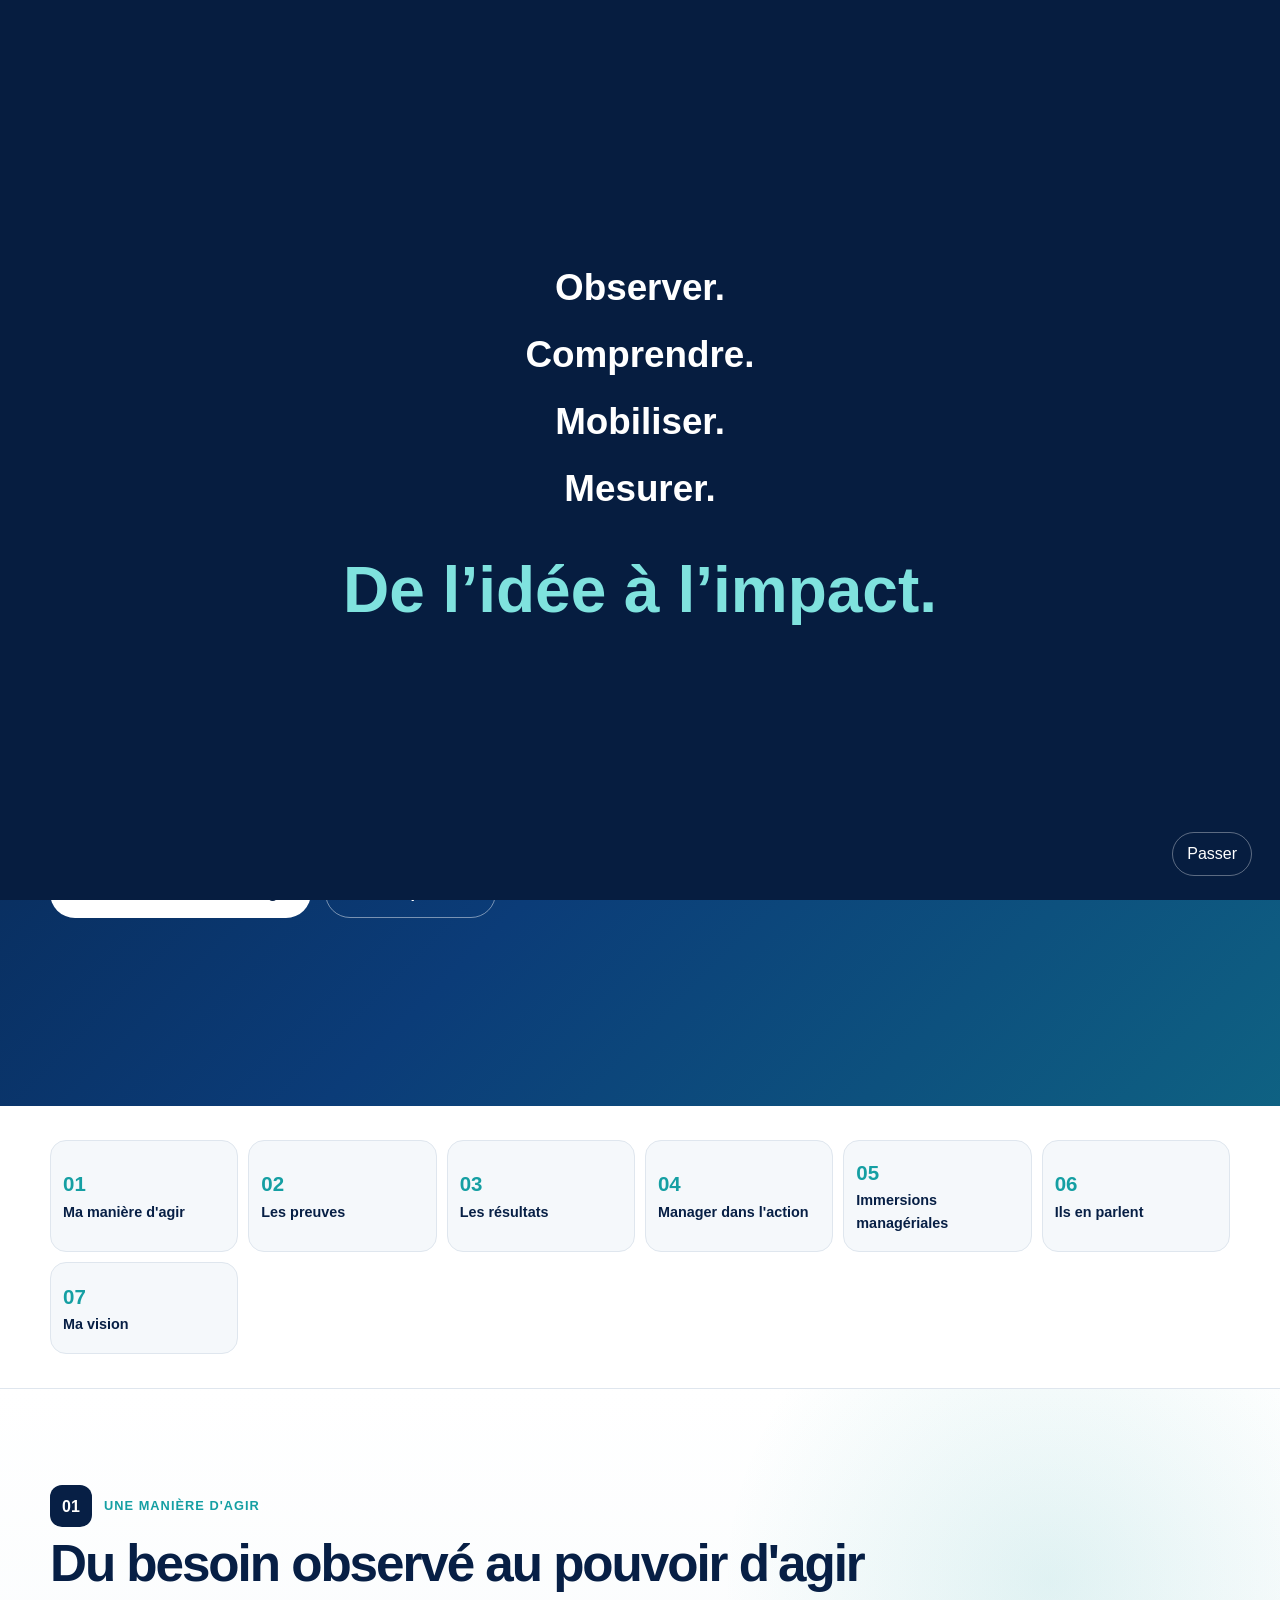
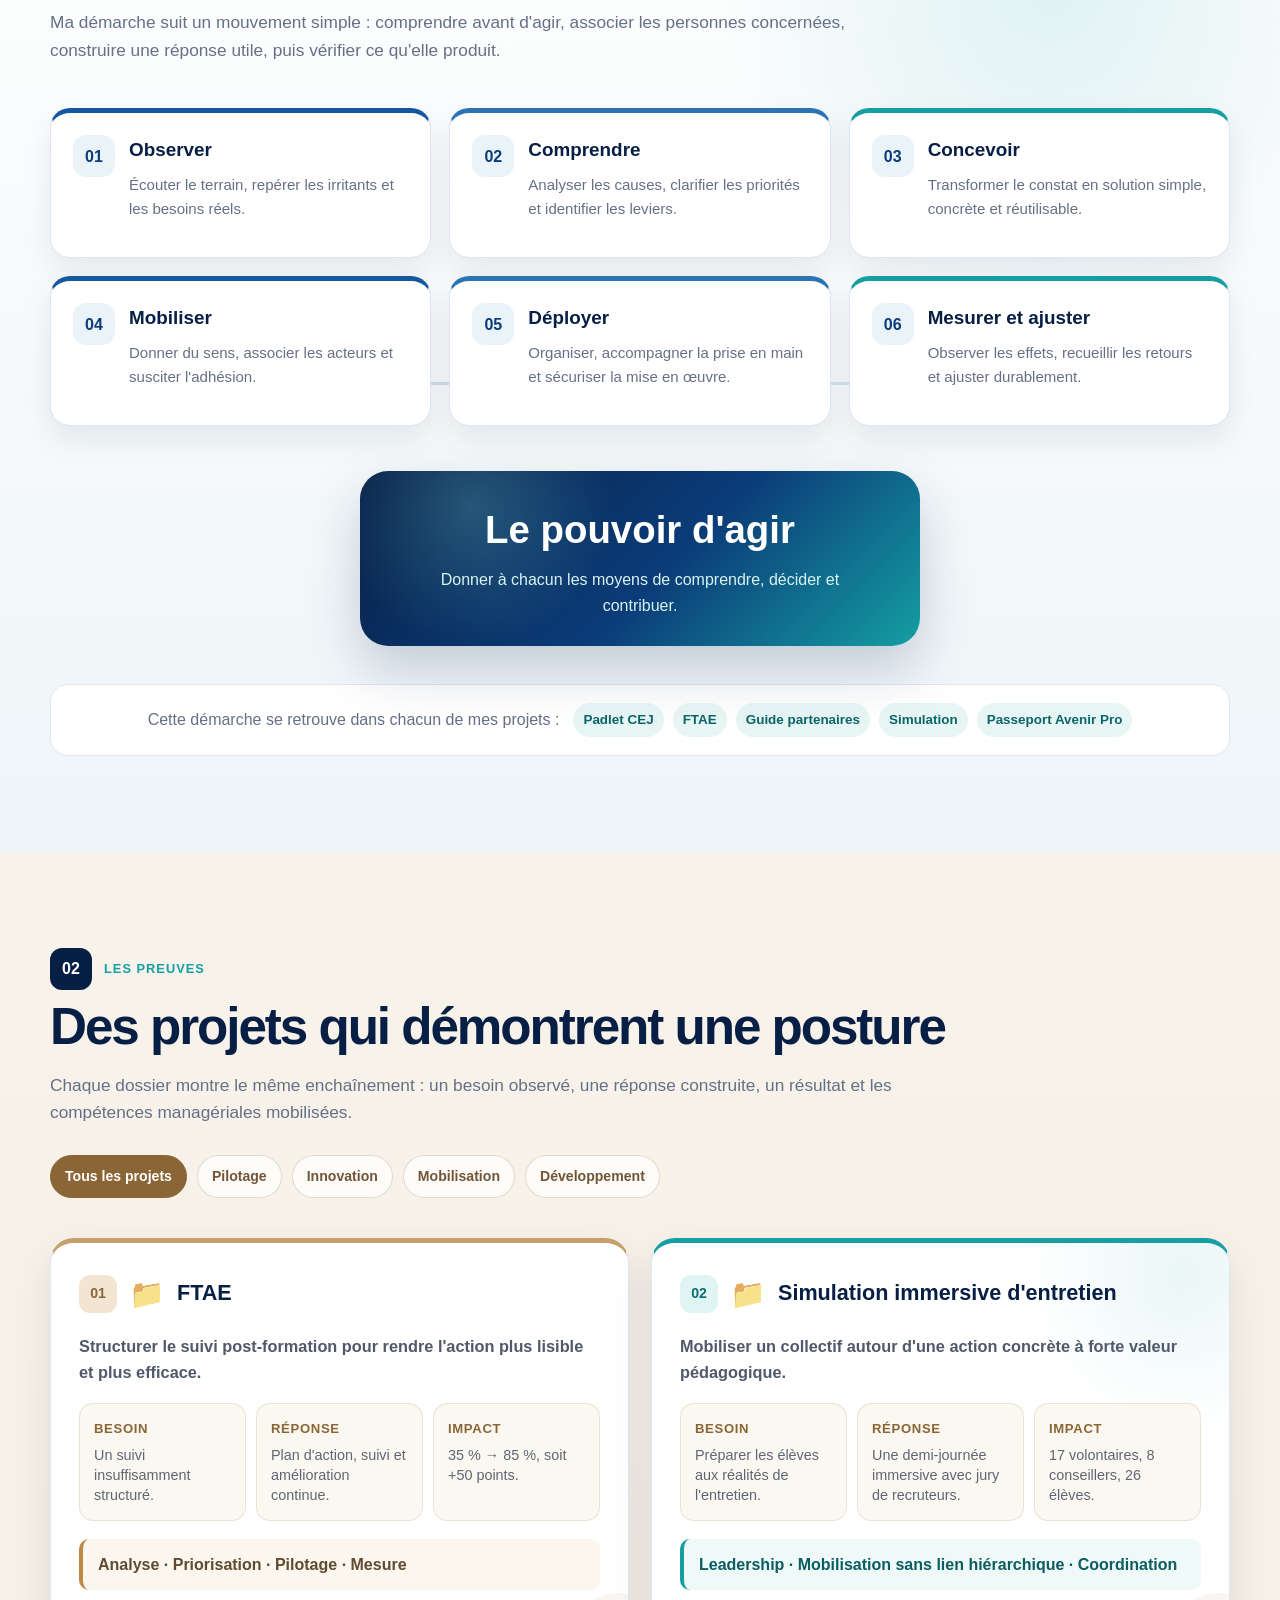
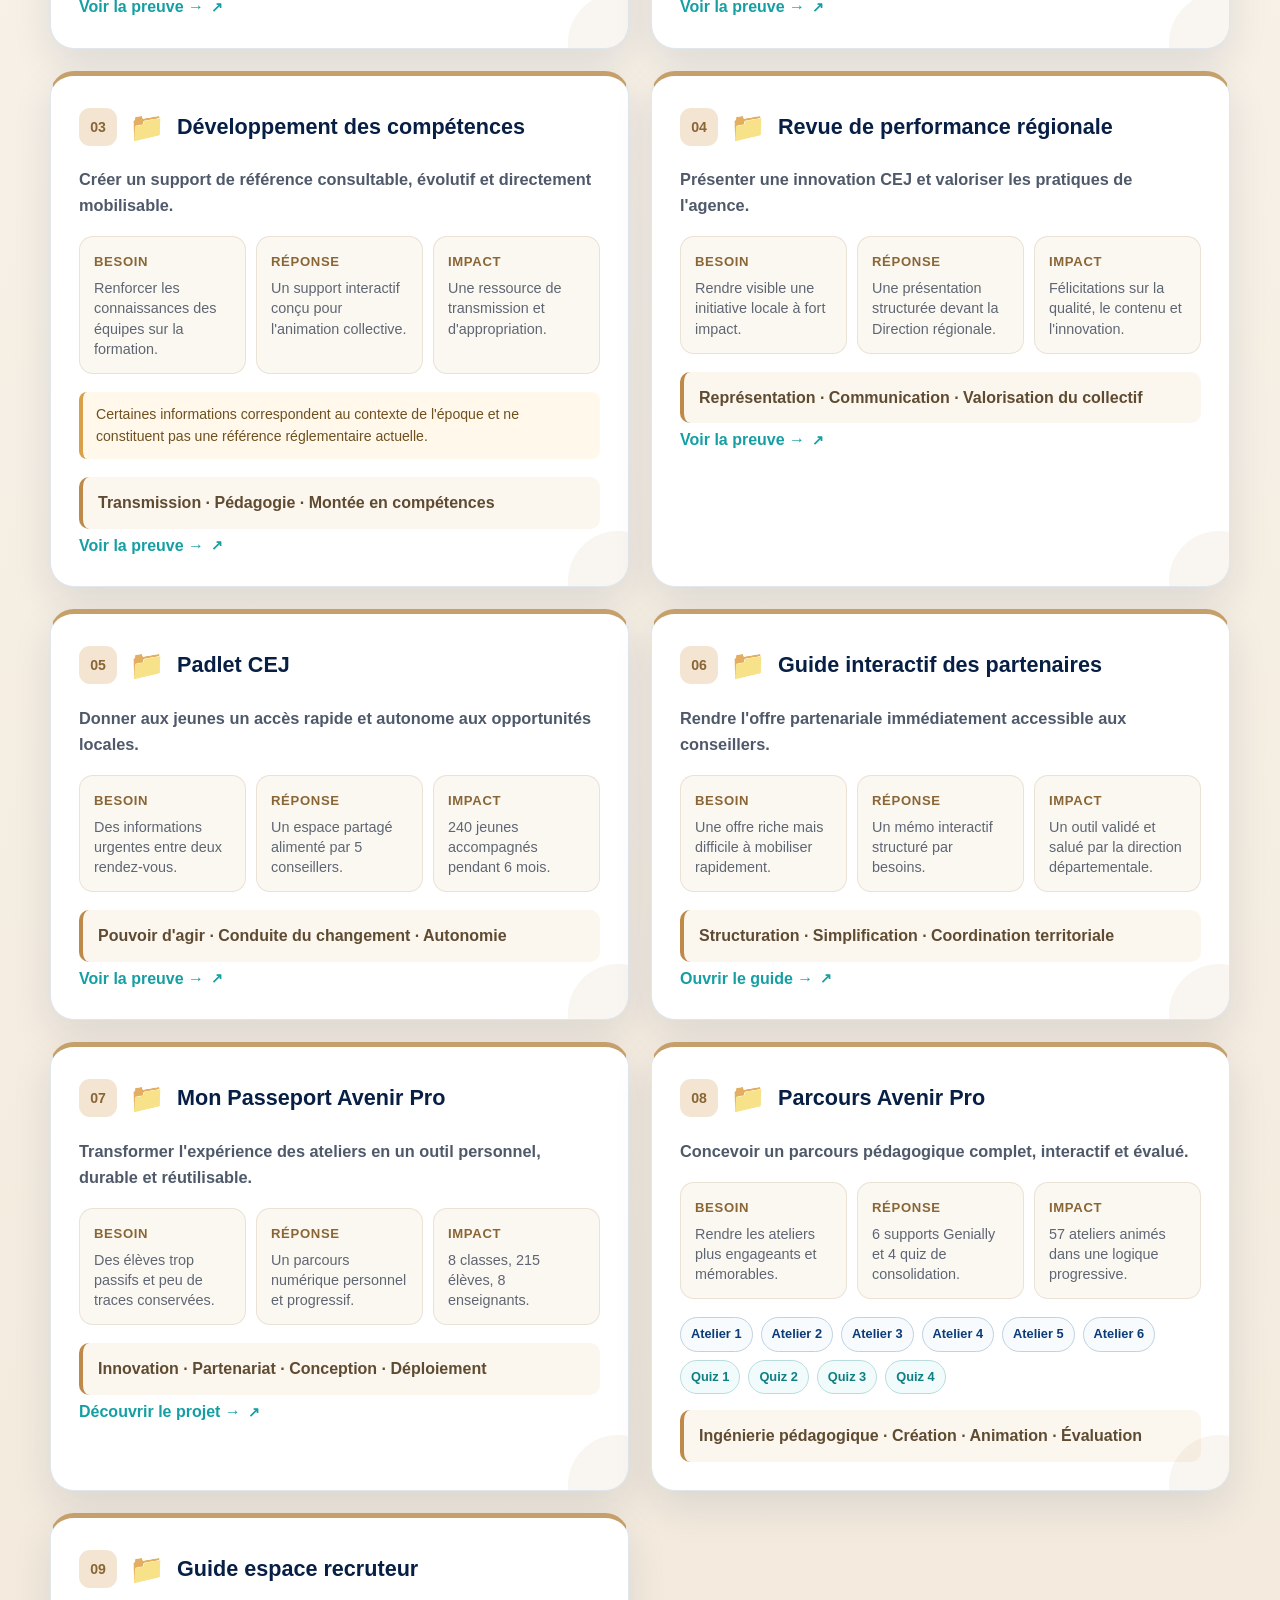
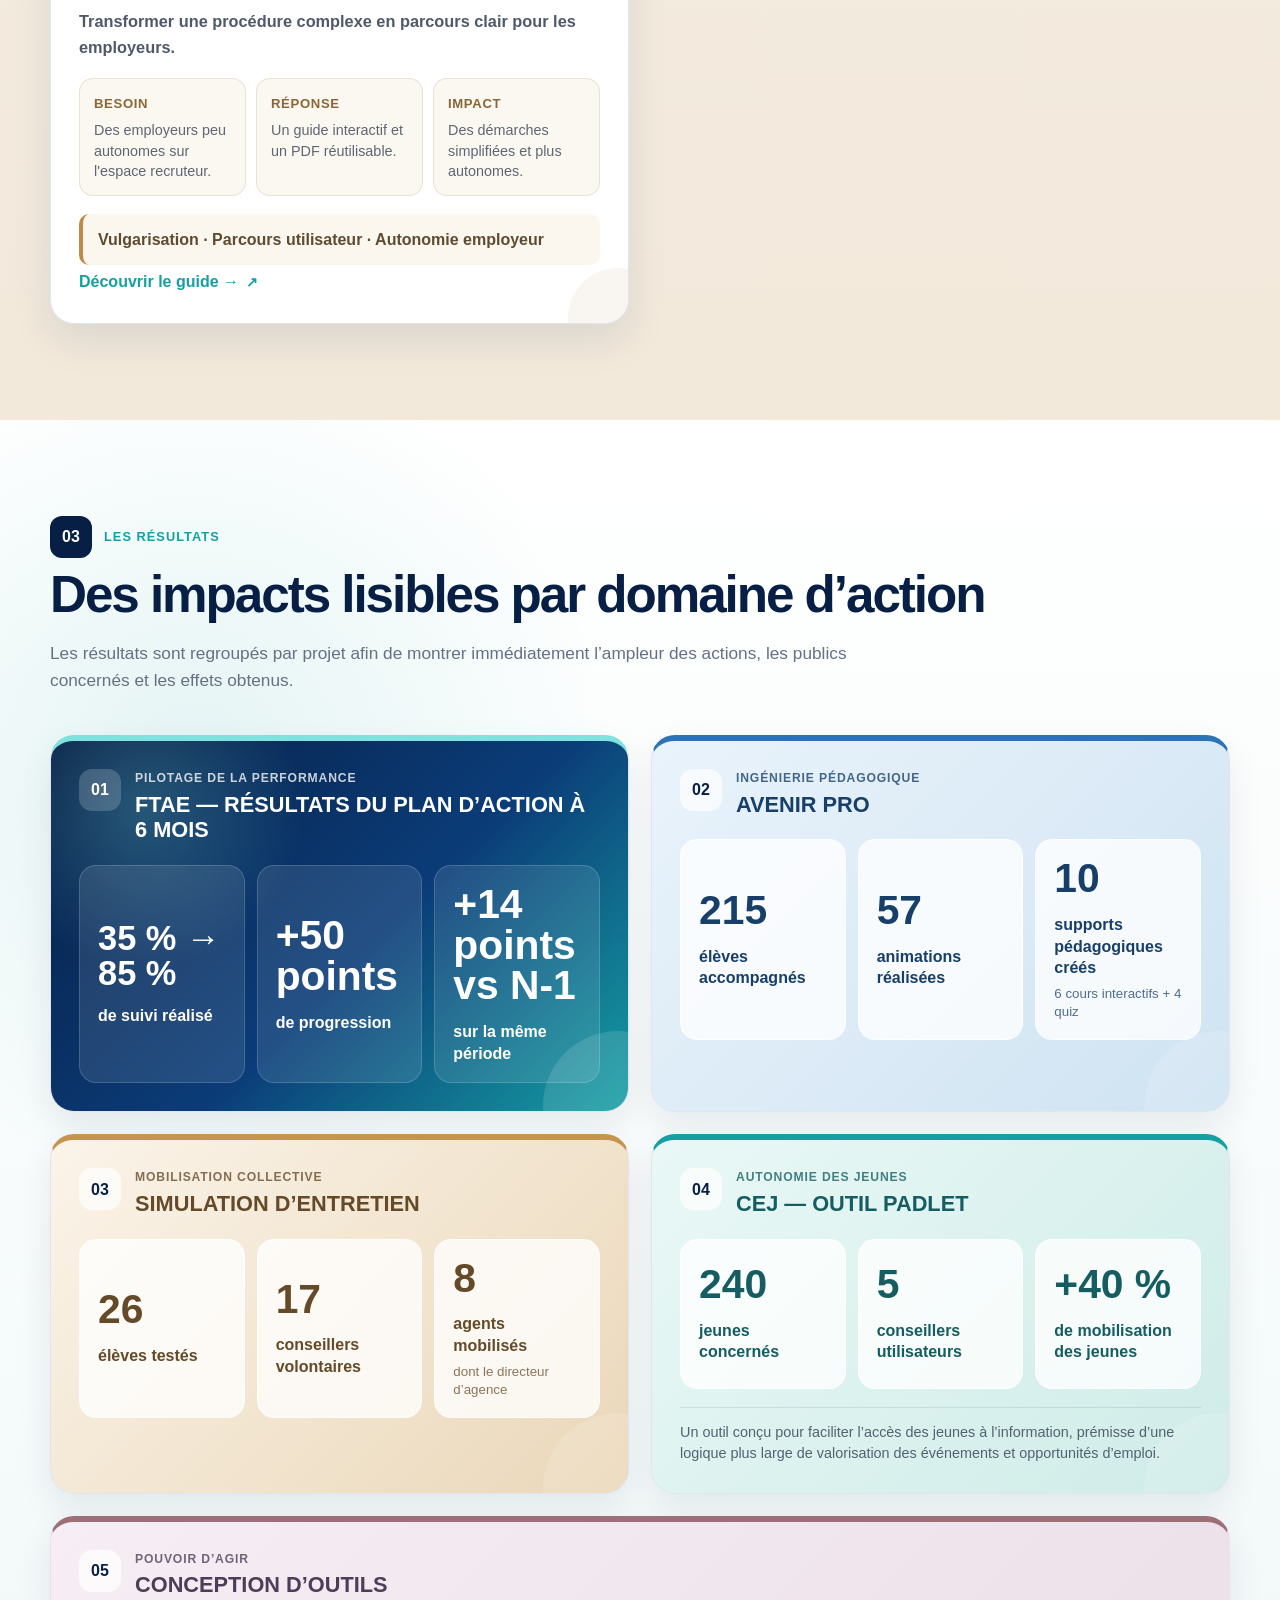
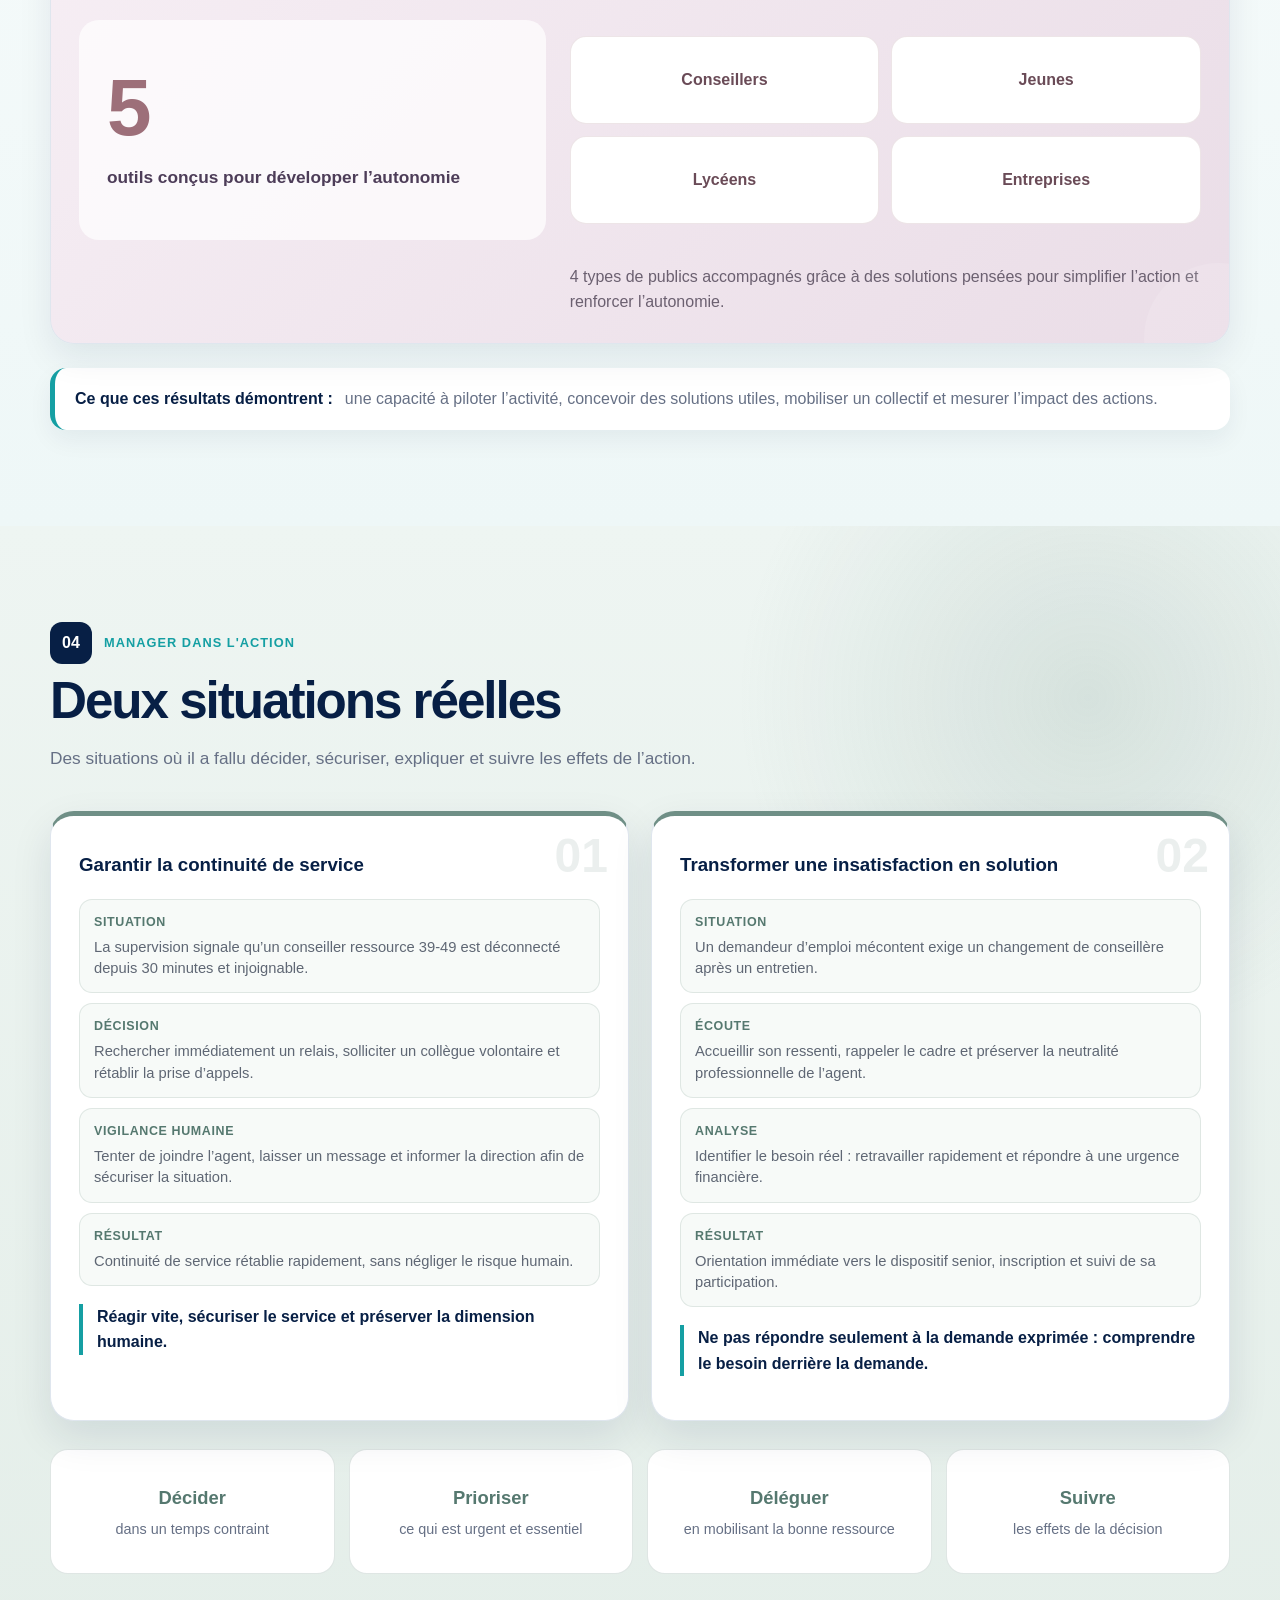
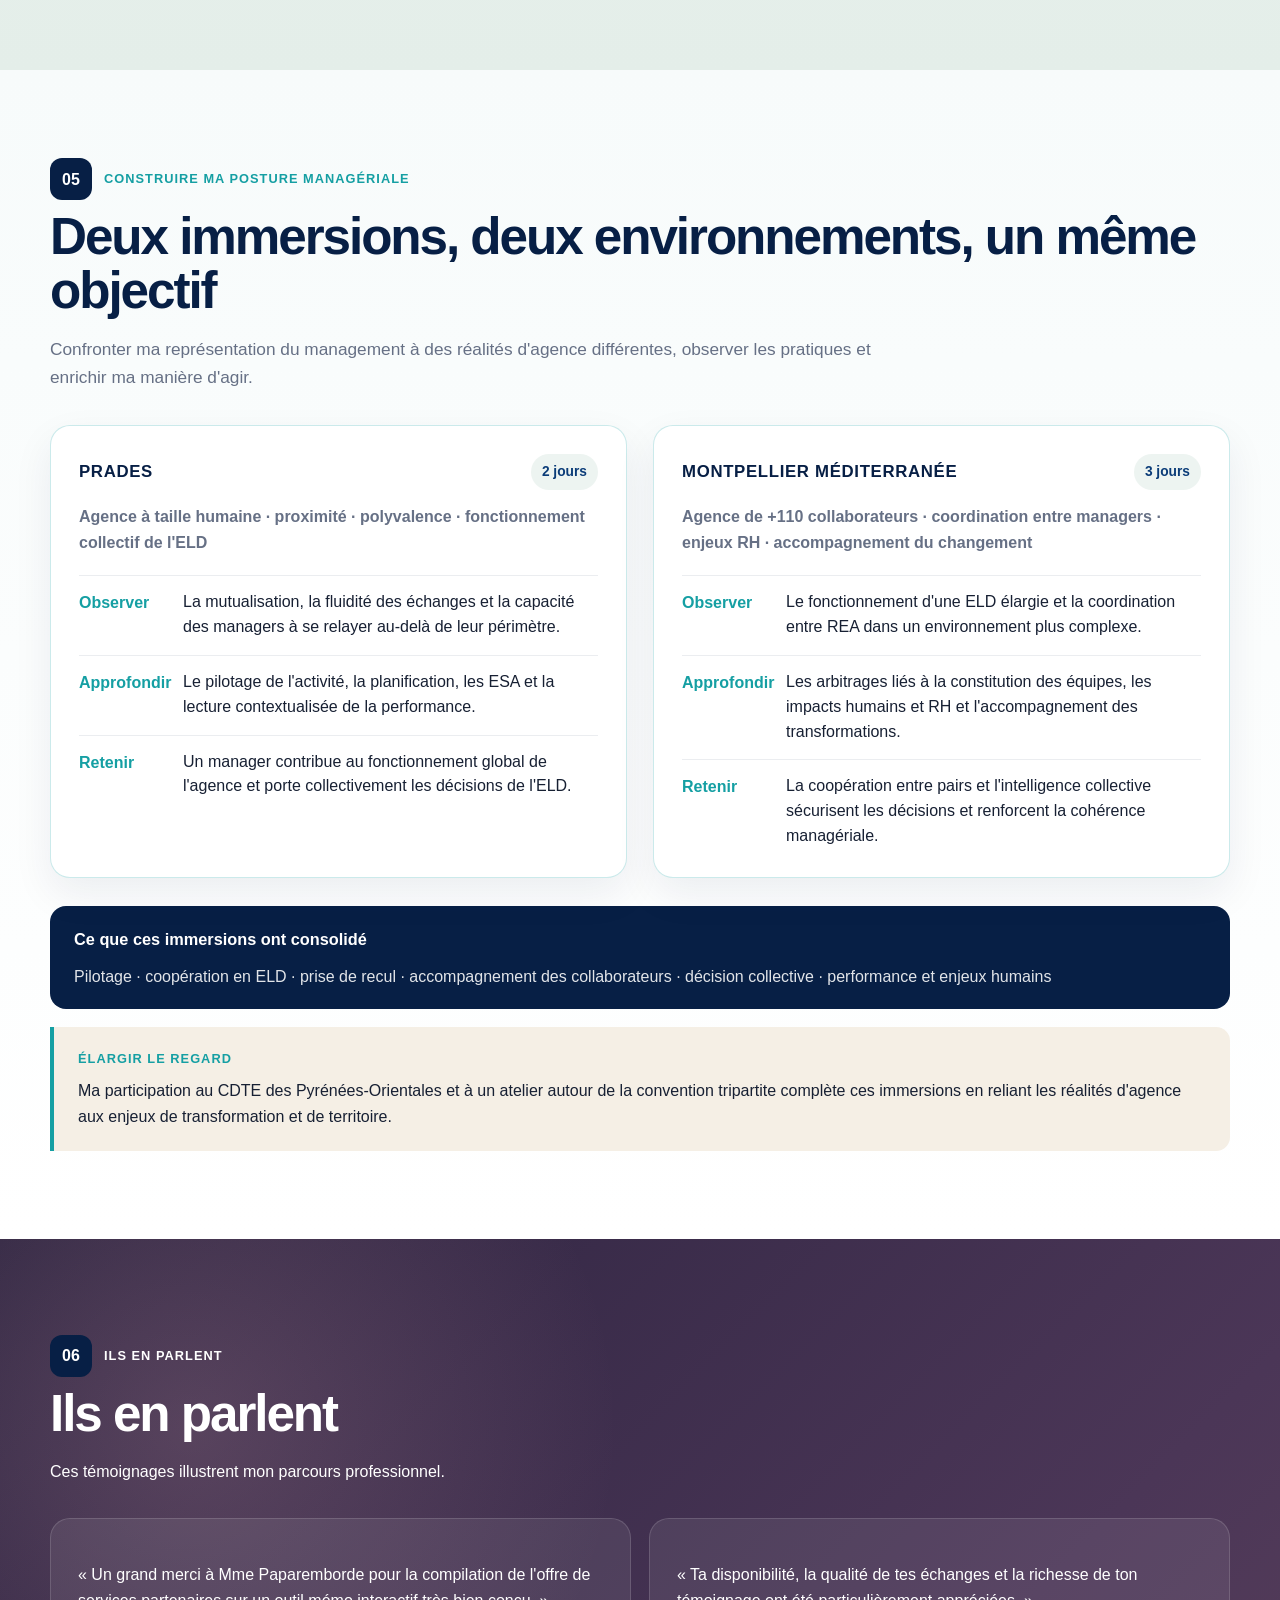
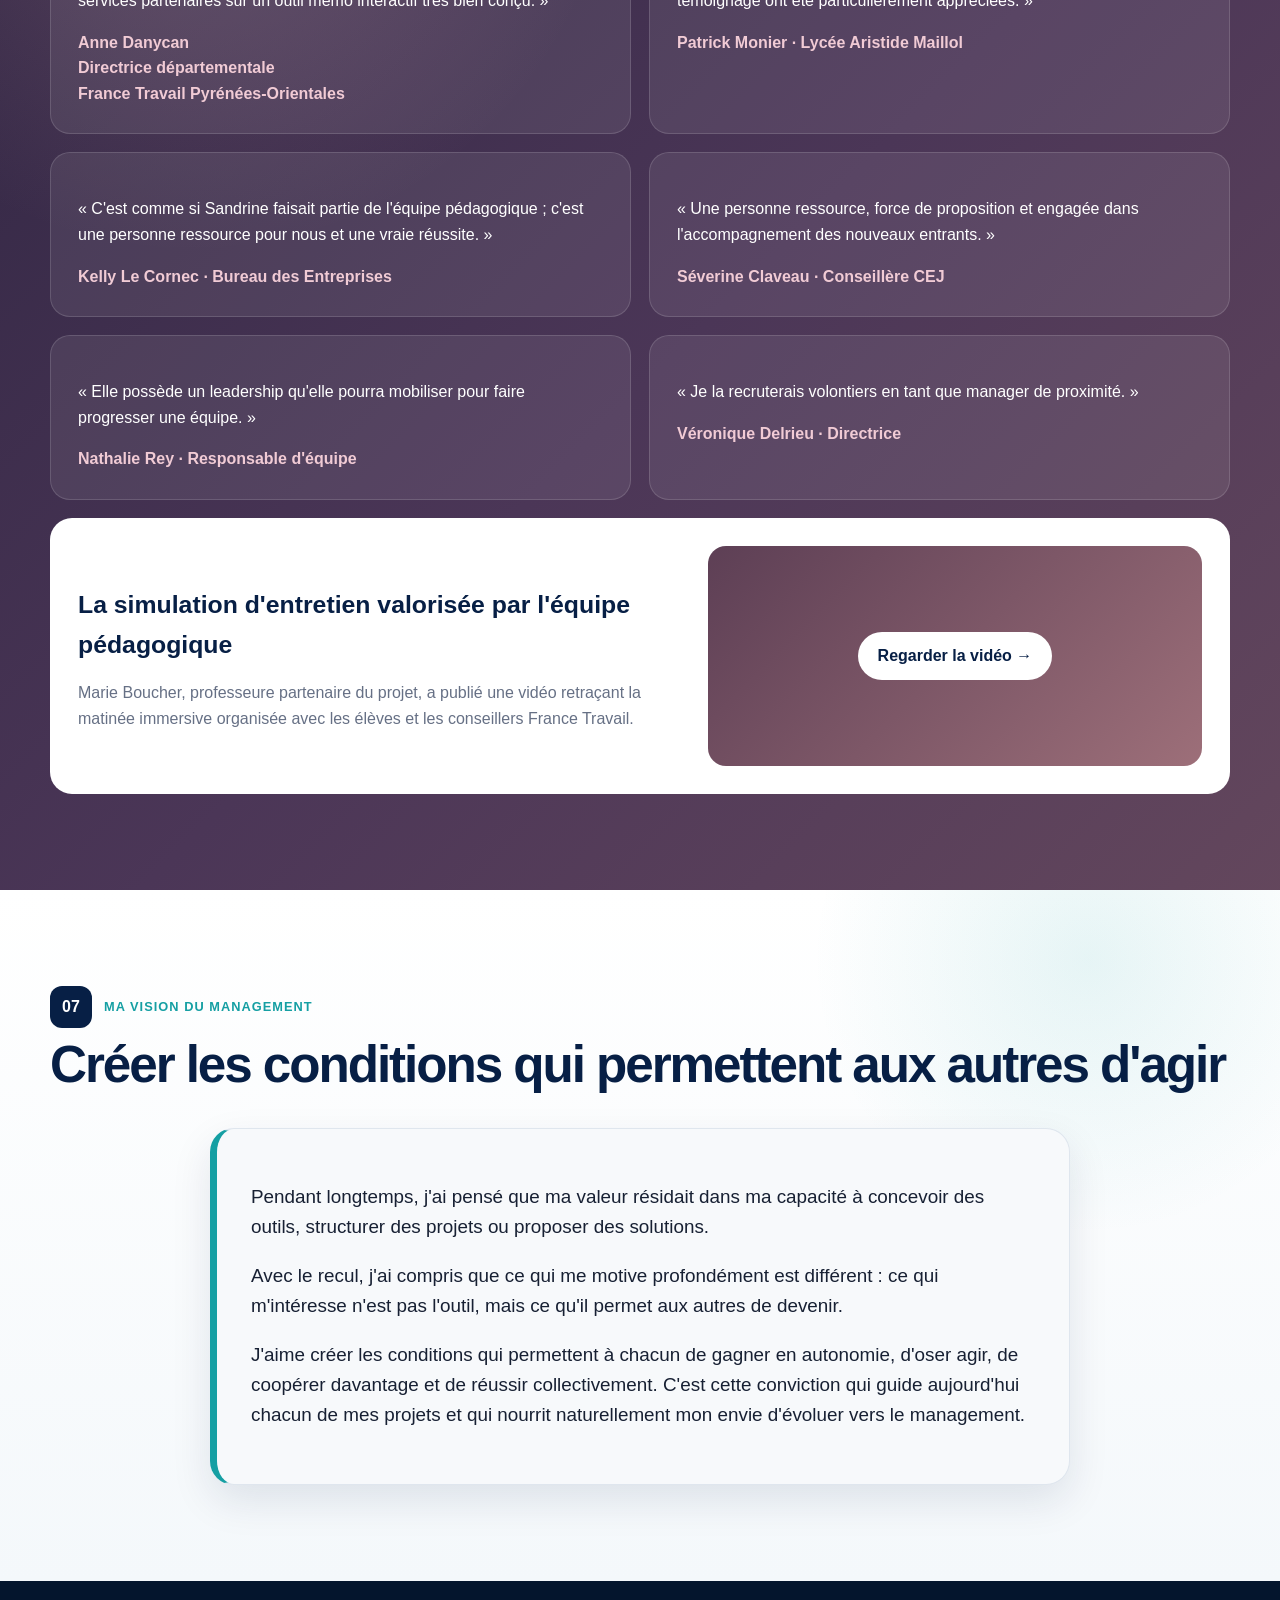
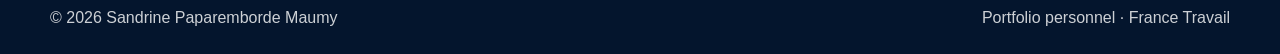
<file: index.html>
E html&gt;
<html lang="fr">
<head>
<meta charset="utf-8"/>
<meta content="width=device-width, initial-scale=1.0" name="viewport"/>
<meta content="De l'idée à l'impact — Portfolio professionnel de Sandrine Paparemborde Maumy." name="description"/>
<title>De l'idée à l'impact — Sandrine Paparemborde Maumy</title>
<link href="style-v3-etape4-1.css?v=341" rel="stylesheet"/>
</head>
<body>
<div aria-hidden="true" class="intro-screen">
<div class="intro-sequence">
<span>Observer.</span>
<span>Comprendre.</span>
<span>Mobiliser.</span>
<span>Mesurer.</span>
<strong>De l’idée à l’impact.</strong>
</div>
</div>
<div aria-hidden="true" class="reading-progress"><span></span></div>
<header class="site-header">
<div class="container">
<nav class="nav">
<a class="brand" href="#accueil">Sandrine <span>Paparemborde Maumy</span></a>
<div class="nav-right">
<div class="header-institution">
<img alt="République Française et France Travail" src="logo-france-travail.png"/>
</div>
<div class="menu">
<a href="#maniere">Ma manière d'agir</a>
<a href="#preuves">Les preuves</a>
<a href="#resultats">Résultats</a>
<a href="#management">Management</a>
<a href="#immersions">Immersions</a>
<a href="#temoignages">Ils en parlent</a>
<a href="#vision">Ma vision</a>
</div>
</div>
</nav>
</div>
</header>
<main>
<section class="hero" id="accueil">
<div class="container hero-grid">
<div>
<p class="institutional-context">Portfolio personnel · Candidature interne France Travail</p>
<p class="candidate-name">Sandrine Paparemborde Maumy</p>
<span class="candidate-badge">Candidate au poste de Manager de proximité</span>
<h1>De l'idée<br/><span>à l'impact</span></h1>
<p class="lead">Depuis plus de quinze ans, je transforme les besoins du terrain en solutions concrètes en mobilisant les personnes, les partenariats et l'intelligence collective afin de renforcer durablement le pouvoir d'agir des équipes et des usagers.</p>
<p class="signature">Observer les besoins • Développer le pouvoir d'agir • Fédérer les énergies • Mesurer l'impact</p>
<div class="actions">
<a class="btn btn-light" href="#maniere">Découvrir ma manière d'agir</a>
<a class="btn btn-outline" href="#preuves">Voir les preuves</a>
</div>
</div>
<img alt="Portrait professionnel de Sandrine Paparemborde Maumy" class="portrait" src="portrait-sandrine.png"/>
</div>
</section>
<section class="roadmap-section">
<div class="container reveal">
<div class="roadmap">
<a href="#maniere"><strong>01</strong><span>Ma manière d'agir</span></a>
<a href="#preuves"><strong>02</strong><span>Les preuves</span></a>
<a href="#resultats"><strong>03</strong><span>Les résultats</span></a>
<a href="#management"><strong>04</strong><span>Manager dans l'action</span></a>
<a href="#immersions"><strong>05</strong><span>Immersions managériales</span></a>
<a href="#temoignages"><strong>06</strong><span>Ils en parlent</span></a>
<a href="#vision"><strong>07</strong><span>Ma vision</span></a>
</div>
</div>
</section>
<section class="wheel-section" id="maniere">
<div class="container reveal">
<span class="section-number">01</span><span class="kicker">Une manière d'agir</span>
<h2>Du besoin observé au pouvoir d'agir</h2>
<p class="intro">Ma démarche suit un mouvement simple : comprendre avant d'agir, associer les personnes concernées, construire une réponse utile, puis vérifier ce qu'elle produit.</p>
<div aria-label="Parcours de conduite de projet" class="action-journey">
<article class="journey-step" data-step="1">
<span class="journey-icon">01</span>
<div><h3>Observer</h3><p>Écouter le terrain, repérer les irritants et les besoins réels.</p></div>
</article>
<article class="journey-step" data-step="2">
<span class="journey-icon">02</span>
<div><h3>Comprendre</h3><p>Analyser les causes, clarifier les priorités et identifier les leviers.</p></div>
</article>
<article class="journey-step" data-step="3">
<span class="journey-icon">03</span>
<div><h3>Concevoir</h3><p>Transformer le constat en solution simple, concrète et réutilisable.</p></div>
</article>
<article class="journey-step" data-step="4">
<span class="journey-icon">04</span>
<div><h3>Mobiliser</h3><p>Donner du sens, associer les acteurs et susciter l'adhésion.</p></div>
</article>
<article class="journey-step" data-step="5">
<span class="journey-icon">05</span>
<div><h3>Déployer</h3><p>Organiser, accompagner la prise en main et sécuriser la mise en œuvre.</p></div>
</article>
<article class="journey-step" data-step="6">
<span class="journey-icon">06</span>
<div><h3>Mesurer et ajuster</h3><p>Observer les effets, recueillir les retours et ajuster durablement.</p></div>
</article>
<div class="journey-center">
<strong>Le pouvoir d'agir</strong>
<span>Donner à chacun les moyens de comprendre, décider et contribuer.</span>
</div>
</div>
<div class="method-proof">
<span>Cette démarche se retrouve dans chacun de mes projets :</span>
<b>Padlet CEJ</b><b>FTAE</b><b>Guide partenaires</b><b>Simulation</b><b>Passeport Avenir Pro</b>
</div>
</div>
</section>
<section class="proof-section" id="preuves">
<div class="container reveal">
<span class="section-number">02</span><span class="kicker">Les preuves</span>
<h2>Des projets qui démontrent une posture</h2>
<p class="intro">Chaque dossier montre le même enchaînement : un besoin observé, une réponse construite, un résultat et les compétences managériales mobilisées.</p>
<div aria-label="Filtrer les projets" class="proof-toolbar" role="group">
<button class="proof-filter active" data-filter="all">Tous les projets</button>
<button class="proof-filter" data-filter="pilotage">Pilotage</button>
<button class="proof-filter" data-filter="innovation">Innovation</button>
<button class="proof-filter" data-filter="mobilisation">Mobilisation</button>
<button class="proof-filter" data-filter="developpement">Développement</button>
</div>
<p class="mobile-swipe-hint">Sur mobile : faites glisser les cartes horizontalement →</p><div class="folder-grid proof-cards">
<article class="folder proof-card" data-category="pilotage">
<div class="folder-head"><span class="folder-index">01</span><span class="folder-icon">📁</span><span>FTAE</span></div>
<p class="project-summary">Structurer le suivi post-formation pour rendre l'action plus lisible et plus efficace.</p>
<div class="project-flow">
<div><b>Besoin</b><span>Un suivi insuffisamment structuré.</span></div>
<div><b>Réponse</b><span>Plan d'action, suivi et amélioration continue.</span></div>
<div><b>Impact</b><span>35 % → 85 %, soit +50 points.</span></div>
</div>
<div class="skills">Analyse · Priorisation · Pilotage · Mesure</div>
<a class="main-link" href="https://prezi.com/view/c4dwlTIqFjQt7i8cXg9i/?referral_token=P_iN9DlnB3FN" rel="noopener" target="_blank">Voir la preuve →</a>
</article>
<article class="folder proof-card featured-proof" data-category="mobilisation">
<div class="folder-head"><span class="folder-index">02</span><span class="folder-icon">📁</span><span>Simulation immersive d'entretien</span></div>
<p class="project-summary">Mobiliser un collectif autour d'une action concrète à forte valeur pédagogique.</p>
<div class="project-flow">
<div><b>Besoin</b><span>Préparer les élèves aux réalités de l'entretien.</span></div>
<div><b>Réponse</b><span>Une demi-journée immersive avec jury de recruteurs.</span></div>
<div><b>Impact</b><span>17 volontaires, 8 conseillers, 26 élèves.</span></div>
</div>
<div class="skills">Leadership · Mobilisation sans lien hiérarchique · Coordination</div>
<a class="main-link" href="https://prezi.com/view/JIrvDfcZl2sVRa7VhXxM/?referral_token=P_iN9DlnB3FN" rel="noopener" target="_blank">Voir la preuve →</a>
</article>
<article class="folder proof-card" data-category="developpement">
<div class="folder-head"><span class="folder-index">03</span><span class="folder-icon">📁</span><span>Développement des compétences</span></div>
<p class="project-summary">Créer un support de référence consultable, évolutif et directement mobilisable.</p>
<div class="project-flow">
<div><b>Besoin</b><span>Renforcer les connaissances des équipes sur la formation.</span></div>
<div><b>Réponse</b><span>Un support interactif conçu pour l'animation collective.</span></div>
<div><b>Impact</b><span>Une ressource de transmission et d'appropriation.</span></div>
</div>
<div class="note">Certaines informations correspondent au contexte de l'époque et ne constituent pas une référence réglementaire actuelle.</div>
<div class="skills">Transmission · Pédagogie · Montée en compétences</div>
<a class="main-link" href="https://prezi.com/view/Ej2Y21d2Iuj32BrI35ai/?referral_token=P_iN9DlnB3FN" rel="noopener" target="_blank">Voir la preuve →</a>
</article>
<article class="folder proof-card" data-category="mobilisation">
<div class="folder-head"><span class="folder-index">04</span><span class="folder-icon">📁</span><span>Revue de performance régionale</span></div>
<p class="project-summary">Présenter une innovation CEJ et valoriser les pratiques de l'agence.</p>
<div class="project-flow">
<div><b>Besoin</b><span>Rendre visible une initiative locale à fort impact.</span></div>
<div><b>Réponse</b><span>Une présentation structurée devant la Direction régionale.</span></div>
<div><b>Impact</b><span>Félicitations sur la qualité, le contenu et l'innovation.</span></div>
</div>
<div class="skills">Représentation · Communication · Valorisation du collectif</div>
<a class="main-link" href="https://prezi.com/p/h62cjog5yin0/?present=1" rel="noopener" target="_blank">Voir la preuve →</a>
</article>
<article class="folder proof-card" data-category="innovation developpement">
<div class="folder-head"><span class="folder-index">05</span><span class="folder-icon">📁</span><span>Padlet CEJ</span></div>
<p class="project-summary">Donner aux jeunes un accès rapide et autonome aux opportunités locales.</p>
<div class="project-flow">
<div><b>Besoin</b><span>Des informations urgentes entre deux rendez-vous.</span></div>
<div><b>Réponse</b><span>Un espace partagé alimenté par 5 conseillers.</span></div>
<div><b>Impact</b><span>240 jeunes accompagnés pendant 6 mois.</span></div>
</div>
<div class="skills">Pouvoir d'agir · Conduite du changement · Autonomie</div>
<a class="main-link" href="https://padlet.com/APEPolygone/document-partage-equipe-cej-agence-france-travail-de-langon-aosroxestk13sw9f" rel="noopener" target="_blank">Voir la preuve →</a>
</article>
<article class="folder proof-card" data-category="developpement">
<div class="folder-head"><span class="folder-index">06</span><span class="folder-icon">📁</span><span>Guide interactif des partenaires</span></div>
<p class="project-summary">Rendre l'offre partenariale immédiatement accessible aux conseillers.</p>
<div class="project-flow">
<div><b>Besoin</b><span>Une offre riche mais difficile à mobiliser rapidement.</span></div>
<div><b>Réponse</b><span>Un mémo interactif structuré par besoins.</span></div>
<div><b>Impact</b><span>Un outil validé et salué par la direction départementale.</span></div>
</div>
<div class="skills">Structuration · Simplification · Coordination territoriale</div>
<a class="main-link" href="https://poleemploi.sharepoint.com/:p:/r/sites/OCC-Collectif-DTPyrnes-Orientales/_layouts/15/Doc.aspx?sourcedoc=%7BDD48FEF5-0394-4B19-84B0-B2C1670B8840%7D&amp;file=_Guide%20des%20partenaires%20Intensif%20%20Interactif%20JUIN%202026.pptx&amp;action=edit&amp;mobileredirect=true" rel="noopener" target="_blank">Ouvrir le guide →</a>
</article>
<article class="folder proof-card" data-category="innovation">
<div class="folder-head"><span class="folder-index">07</span><span class="folder-icon">📁</span><span>Mon Passeport Avenir Pro</span></div>
<p class="project-summary">Transformer l'expérience des ateliers en un outil personnel, durable et réutilisable.</p>
<div class="project-flow">
<div><b>Besoin</b><span>Des élèves trop passifs et peu de traces conservées.</span></div>
<div><b>Réponse</b><span>Un parcours numérique personnel et progressif.</span></div>
<div><b>Impact</b><span>8 classes, 215 élèves, 8 enseignants.</span></div>
</div>
<div class="skills">Innovation · Partenariat · Conception · Déploiement</div>
<a class="main-link" href="https://mon-passeport-avenir-pro.pages.dev/" rel="noopener" target="_blank">Découvrir le projet →</a>
</article>
<article class="folder proof-card" data-category="innovation developpement">
<div class="folder-head"><span class="folder-index">08</span><span class="folder-icon">📁</span><span>Parcours Avenir Pro</span></div>
<p class="project-summary">Concevoir un parcours pédagogique complet, interactif et évalué.</p>
<div class="project-flow">
<div><b>Besoin</b><span>Rendre les ateliers plus engageants et mémorables.</span></div>
<div><b>Réponse</b><span>6 supports Genially et 4 quiz de consolidation.</span></div>
<div><b>Impact</b><span>57 ateliers animés dans une logique progressive.</span></div>
</div>
<div class="pills"><a class="pill" href="https://view.genially.com/68e63605e8a2232c6f2ba8a4" rel="noopener" target="_blank">Atelier 1</a><a class="pill" href="https://view.genially.com/68e8ffdde8d4ab42a77d42c5" rel="noopener" target="_blank">Atelier 2</a><a class="pill" href="https://view.genially.com/68f60dcb08e3777e12812fd8" rel="noopener" target="_blank">Atelier 3</a><a class="pill" href="https://view.genially.com/68f60e19b0a2bdd88a7df042" rel="noopener" target="_blank">Atelier 4</a><a class="pill" href="https://view.genially.com/6915ccf838c32f9240b12fc1" rel="noopener" target="_blank">Atelier 5</a><a class="pill" href="https://view.genially.com/68ecd334d738c90b7a5e551c" rel="noopener" target="_blank">Atelier 6</a><a class="pill quiz" href="https://view.genially.com/68e7a7093eefbe0f6482433e" rel="noopener" target="_blank">Quiz 1</a><a class="pill quiz" href="https://view.genially.com/68ecc32f9fa39f3906799a2b" rel="noopener" target="_blank">Quiz 2</a><a class="pill quiz" href="https://view.genially.com/68f6308a477bfd0caac2aa1b" rel="noopener" target="_blank">Quiz 3</a><a class="pill quiz" href="https://view.genially.com/6909ae9fd7bc6ad9372b8e27" rel="noopener" target="_blank">Quiz 4</a></div>
<div class="skills">Ingénierie pédagogique · Création · Animation · Évaluation</div>
</article>
<article class="folder proof-card" data-category="developpement">
<div class="folder-head"><span class="folder-index">09</span><span class="folder-icon">📁</span><span>Guide espace recruteur</span></div>
<p class="project-summary">Transformer une procédure complexe en parcours clair pour les employeurs.</p>
<div class="project-flow">
<div><b>Besoin</b><span>Des employeurs peu autonomes sur l'espace recruteur.</span></div>
<div><b>Réponse</b><span>Un guide interactif et un PDF réutilisable.</span></div>
<div><b>Impact</b><span>Des démarches simplifiées et plus autonomes.</span></div>
</div>
<div class="skills">Vulgarisation · Parcours utilisateur · Autonomie employeur</div>
<a class="main-link" href="https://prezi.com/view/ou5HqQnrszqdwTtCcEfu/?referral_token=P_iN9DlnB3FN" rel="noopener" target="_blank">Découvrir le guide →</a>
</article>
</div>
</div>
</section>
<section class="results-section" id="resultats">
<div class="container reveal">
<span class="section-number">03</span><span class="kicker">Les résultats</span>
<h2>Des impacts lisibles par domaine d’action</h2>
<p class="intro">Les résultats sont regroupés par projet afin de montrer immédiatement l’ampleur des actions, les publics concernés et les effets obtenus.</p>
<div class="domain-impact-grid">





<article class="domain-impact ftae">
<div class="domain-head">
<span class="domain-index">01</span>
<div>
<span class="domain-kicker">Pilotage de la performance</span>
<h3>FTAE — RÉSULTATS DU PLAN D’ACTION À 6 MOIS</h3>
</div>
</div>
<div class="domain-stats">
<div class="wide-stat"><strong>35 % → 85 %</strong><span>de suivi réalisé</span></div>
<div><strong>+50 points</strong><span>de progression</span></div>
<div><strong>+14 points vs N-1</strong><span>sur la même période</span></div>
</div>
</article><article class="domain-impact avenir-pro">
<div class="domain-head">
<span class="domain-index">02</span>
<div>
<span class="domain-kicker">Ingénierie pédagogique</span>
<h3>AVENIR PRO</h3>
</div>
</div>
<div class="domain-stats">
<div><strong>215</strong><span>élèves accompagnés</span></div>
<div><strong>57</strong><span>animations réalisées</span></div>
<div><strong>10</strong><span>supports pédagogiques créés</span><small>6 cours interactifs + 4 quiz</small></div>
</div>
</article><article class="domain-impact simulation">
<div class="domain-head">
<span class="domain-index">03</span>
<div>
<span class="domain-kicker">Mobilisation collective</span>
<h3>SIMULATION D’ENTRETIEN</h3>
</div>
</div>
<div class="domain-stats">
<div><strong>26</strong><span>élèves testés</span></div>
<div><strong>17</strong><span>conseillers volontaires</span></div>
<div><strong>8</strong><span>agents mobilisés</span><small>dont le directeur d’agence</small></div>
</div>
</article><article class="domain-impact cej">
<div class="domain-head">
<span class="domain-index">04</span>
<div>
<span class="domain-kicker">Autonomie des jeunes</span>
<h3>CEJ — OUTIL PADLET</h3>
</div>
</div>
<div class="domain-stats">
<div><strong>240</strong><span>jeunes concernés</span></div>
<div><strong>5</strong><span>conseillers utilisateurs</span></div>
<div><strong>+40 %</strong><span>de mobilisation des jeunes</span></div>
</div>
<p class="impact-context">Un outil conçu pour faciliter l’accès des jeunes à l’information, prémisse d’une logique plus large de valorisation des événements et opportunités d’emploi.</p></article><article class="domain-impact conception">
<div class="domain-head">
<span class="domain-index">05</span>
<div>
<span class="domain-kicker">Pouvoir d’agir</span>
<h3>CONCEPTION D’OUTILS</h3>
</div>
</div>
<div class="conception-layout">
<div class="conception-main">
<strong>5</strong>
<span>outils conçus pour développer l’autonomie</span>
</div>
<div class="publics">
<span>Conseillers</span>
<span>Jeunes</span>
<span>Lycéens</span>
<span>Entreprises</span>
</div>
<p>4 types de publics accompagnés grâce à des solutions pensées pour simplifier l’action et renforcer l’autonomie.</p>
</div>
</article></div>
<div class="impact-message">
<b>Ce que ces résultats démontrent :</b>
<span>une capacité à piloter l’activité, concevoir des solutions utiles, mobiliser un collectif et mesurer l’impact des actions.</span>
</div>
</div>
</section>
<section class="management-section" id="management">
<div class="container reveal">
<span class="section-number">04</span><span class="kicker">Manager dans l'action</span>
<h2>Deux situations réelles</h2>
<p class="intro">Des situations où il a fallu décider, sécuriser, expliquer et suivre les effets de l’action.</p>
<div class="management-grid">
<article class="case management-case">
<span class="case-number">01</span>
<h3>Garantir la continuité de service</h3>
<div class="case-steps">
<div><b>Situation</b><span>La supervision signale qu’un conseiller ressource 39-49 est déconnecté depuis 30 minutes et injoignable.</span></div>
<div><b>Décision</b><span>Rechercher immédiatement un relais, solliciter un collègue volontaire et rétablir la prise d’appels.</span></div>
<div><b>Vigilance humaine</b><span>Tenter de joindre l’agent, laisser un message et informer la direction afin de sécuriser la situation.</span></div>
<div><b>Résultat</b><span>Continuité de service rétablie rapidement, sans négliger le risque humain.</span></div>
</div>
<p class="lesson">Réagir vite, sécuriser le service et préserver la dimension humaine.</p>
</article>
<article class="case management-case">
<span class="case-number">02</span>
<h3>Transformer une insatisfaction en solution</h3>
<div class="case-steps">
<div><b>Situation</b><span>Un demandeur d’emploi mécontent exige un changement de conseillère après un entretien.</span></div>
<div><b>Écoute</b><span>Accueillir son ressenti, rappeler le cadre et préserver la neutralité professionnelle de l’agent.</span></div>
<div><b>Analyse</b><span>Identifier le besoin réel : retravailler rapidement et répondre à une urgence financière.</span></div>
<div><b>Résultat</b><span>Orientation immédiate vers le dispositif senior, inscription et suivi de sa participation.</span></div>
</div>
<p class="lesson">Ne pas répondre seulement à la demande exprimée : comprendre le besoin derrière la demande.</p>
</article>
</div>
<div class="management-signals">
<article><strong>Décider</strong><span>dans un temps contraint</span></article>
<article><strong>Prioriser</strong><span>ce qui est urgent et essentiel</span></article>
<article><strong>Déléguer</strong><span>en mobilisant la bonne ressource</span></article>
<article><strong>Suivre</strong><span>les effets de la décision</span></article>
</div>
</div>
</section>
<section class="immersions-section" id="immersions">
<div class="container reveal">
<span class="section-number">05</span><span class="kicker">Construire ma posture managériale</span>
<h2>Deux immersions, deux environnements, un même objectif</h2>
<p class="intro">Confronter ma représentation du management à des réalités d'agence différentes, observer les pratiques et enrichir ma manière d'agir.</p>
<div class="immersion-grid">
<article class="immersion-card">
<div class="immersion-card-head">
<span class="immersion-place">PRADES</span>
<span class="immersion-duration">2 jours</span>
</div>
<p class="immersion-context">Agence à taille humaine · proximité · polyvalence · fonctionnement collectif de l'ELD</p>
<div class="immersion-points">
<div><b>Observer</b><span>La mutualisation, la fluidité des échanges et la capacité des managers à se relayer au-delà de leur périmètre.</span></div>
<div><b>Approfondir</b><span>Le pilotage de l'activité, la planification, les ESA et la lecture contextualisée de la performance.</span></div>
<div><b>Retenir</b><span>Un manager contribue au fonctionnement global de l'agence et porte collectivement les décisions de l'ELD.</span></div>
</div>
</article>
<article class="immersion-card">
<div class="immersion-card-head">
<span class="immersion-place">MONTPELLIER MÉDITERRANÉE</span>
<span class="immersion-duration">3 jours</span>
</div>
<p class="immersion-context">Agence de +110 collaborateurs · coordination entre managers · enjeux RH · accompagnement du changement</p>
<div class="immersion-points">
<div><b>Observer</b><span>Le fonctionnement d'une ELD élargie et la coordination entre REA dans un environnement plus complexe.</span></div>
<div><b>Approfondir</b><span>Les arbitrages liés à la constitution des équipes, les impacts humains et RH et l'accompagnement des transformations.</span></div>
<div><b>Retenir</b><span>La coopération entre pairs et l'intelligence collective sécurisent les décisions et renforcent la cohérence managériale.</span></div>
</div>
</article>
</div>
<div class="immersion-synthesis">
<strong>Ce que ces immersions ont consolidé</strong>
<span>Pilotage · coopération en ELD · prise de recul · accompagnement des collaborateurs · décision collective · performance et enjeux humains</span>
</div>
<div class="immersion-perspective">
<span class="kicker">Élargir le regard</span>
<p>Ma participation au CDTE des Pyrénées-Orientales et à un atelier autour de la convention tripartite complète ces immersions en reliant les réalités d'agence aux enjeux de transformation et de territoire.</p>
</div>
</div>
</section>
<section class="reviews-section" id="temoignages">
<div class="container reveal">
<span class="section-number">06</span><span class="kicker">Ils en parlent</span>
<h2>Ils en parlent</h2>
<p class="reviews-intro">
  Ces témoignages illustrent mon parcours professionnel.
</p>
<div class="quote-grid">
<blockquote><p>« Un grand merci à Mme Paparemborde pour la compilation de l'offre de services partenaires sur un outil mémo interactif très bien conçu. »</p><footer class="ft-review">
<strong>Anne Danycan</strong><br/>
Directrice départementale<br/>
France Travail Pyrénées-Orientales
</footer></blockquote>
<blockquote><p>« Ta disponibilité, la qualité de tes échanges et la richesse de ton témoignage ont été particulièrement appréciées. »</p><footer>Patrick Monier · Lycée Aristide Maillol</footer></blockquote>
<blockquote><p>« C'est comme si Sandrine faisait partie de l'équipe pédagogique ; c'est une personne ressource pour nous et une vraie réussite. »</p><footer>Kelly Le Cornec · Bureau des Entreprises</footer></blockquote>
<blockquote><p>« Une personne ressource, force de proposition et engagée dans l'accompagnement des nouveaux entrants. »</p><footer>Séverine Claveau · Conseillère CEJ</footer></blockquote>
<blockquote><p>« Elle possède un leadership qu'elle pourra mobiliser pour faire progresser une équipe. »</p><footer>Nathalie Rey · Responsable d'équipe</footer></blockquote>
<blockquote><p>« Je la recruterais volontiers en tant que manager de proximité. »</p><footer>Véronique Delrieu · Directrice</footer></blockquote>
<div class="video-card">
<div>
<span class="kicker">Preuve en images</span>
<h3>La simulation d'entretien valorisée par l'équipe pédagogique</h3>
<p>Marie Boucher, professeure partenaire du projet, a publié une vidéo retraçant la matinée immersive organisée avec les élèves et les conseillers France Travail.</p>
</div>
<div class="video-box">
<a href="https://www.linkedin.com/posts/mbhexale12-11_une-g%C3%A9n%C3%A9ration-mcv-qui-transforme-lentra%C3%AEnement-activity-7431767576550113280-bfyH?utm_source=share&amp;utm_medium=member_desktop&amp;rcm=ACoAADkkWWsBetH33jgU1_x3N8IHV4reQwKlmN0" rel="noopener" target="_blank">Regarder la vidéo →</a>
</div>
</div>
</div>
</div>
</section>
<section class="vision-section" id="vision">
<div class="container reveal">
<span class="section-number">07</span><span class="kicker">Ma vision du management</span>
<h2>Créer les conditions qui permettent aux autres d'agir</h2>
<div class="vision">
<p>Pendant longtemps, j'ai pensé que ma valeur résidait dans ma capacité à concevoir des outils, structurer des projets ou proposer des solutions.</p>
<p>Avec le recul, j'ai compris que ce qui me motive profondément est différent : ce qui m'intéresse n'est pas l'outil, mais ce qu'il permet aux autres de devenir.</p>
<p>J'aime créer les conditions qui permettent à chacun de gagner en autonomie, d'oser agir, de coopérer davantage et de réussir collectivement. C'est cette conviction qui guide aujourd'hui chacun de mes projets et qui nourrit naturellement mon envie d'évoluer vers le management.</p>
</div>
</div>
</section>
</main>
<footer class="site-footer">
<div class="container footer-row">
<span>© 2026 Sandrine Paparemborde Maumy</span>
<span>Portfolio personnel · France Travail</span>
</div>
</footer>
<script defer="" src="script-v3-etape4-1.js?v=341"></script>
</body>
</html>
</file>
<file: style-v3-etape4-1.css>
:root{
  --navy:#071f45;
  --blue:#0b3c78;
  --teal:#159fa3;
  --sand:#f5efe5;
  --sage:#edf4f1;
  --plum:#4b3657;
  --paper:#f6f8fb;
  --white:#fff;
  --ink:#172033;
  --muted:#667085;
  --line:#dfe6ee;
  --shadow:0 16px 40px rgba(7,31,69,.10);
  --radius:24px;
}
*{box-sizing:border-box}
html{scroll-behavior:smooth}
body{
  margin:0;
  font-family:"Segoe UI",Arial,Helvetica,sans-serif;
  color:var(--ink);
  background:var(--paper);
  line-height:1.6;
}
a{color:inherit}
img{max-width:100%;display:block}
.container{width:min(1180px,calc(100% - 36px));margin:auto}
.site-header{
  position:sticky;top:0;z-index:30;
  background:rgba(255,255,255,.95);
  border-bottom:1px solid var(--line);
  backdrop-filter:blur(14px)
}
.nav{
  min-height:70px;display:flex;align-items:center;
  justify-content:space-between;gap:20px
}
.brand{font-weight:900;text-decoration:none;color:var(--navy)}
.brand span{color:var(--teal)}
.menu{display:flex;gap:20px;flex-wrap:wrap}
.menu a{text-decoration:none;font-weight:750;color:var(--navy);font-size:.92rem}
.menu a:hover{color:var(--teal)}
.hero{
  min-height:760px;display:flex;align-items:center;color:#fff;
  background:
    radial-gradient(circle at 12% 10%,rgba(21,159,163,.30),transparent 28%),
    linear-gradient(135deg,#061d40 0%,#0b3c78 58%,#12858d 140%);
}
.hero-grid{display:grid;grid-template-columns:1.18fr .82fr;gap:70px;align-items:center;padding:92px 0}
.eyebrow{
  display:inline-block;padding:8px 13px;border:1px solid rgba(255,255,255,.25);
  border-radius:999px;font-size:.8rem;font-weight:850;letter-spacing:.08em;text-transform:uppercase
}
h1{font-size:clamp(3.2rem,7vw,6.5rem);line-height:.97;margin:24px 0;letter-spacing:-.058em}
h1 span{color:#7fe2de}
.lead{font-size:1.28rem;max-width:760px;color:rgba(255,255,255,.92)}
.signature{margin-top:18px;color:#d9f4f2;font-weight:760}
.actions{display:flex;gap:14px;flex-wrap:wrap;margin-top:32px}
.btn{
  display:inline-flex;align-items:center;justify-content:center;
  min-height:50px;padding:0 23px;border-radius:999px;
  text-decoration:none;font-weight:850;transition:.2s ease
}
.btn:hover{transform:translateY(-2px)}
.btn-light{background:#fff;color:var(--navy)}
.btn-outline{border:1px solid rgba(255,255,255,.45);color:#fff}
.portrait{
  width:min(410px,82vw);aspect-ratio:1;object-fit:cover;border-radius:50%;
  border:11px solid rgba(255,255,255,.13);box-shadow:0 30px 70px rgba(0,0,0,.32);margin:auto
}
section{padding:96px 0}
.kicker{
  color:var(--teal);font-weight:900;text-transform:uppercase;
  letter-spacing:.08em;font-size:.8rem
}
h2{
  color:var(--navy);font-size:clamp(2.2rem,4vw,3.7rem);
  line-height:1.05;margin:10px 0 18px;letter-spacing:-.04em
}
.intro{max-width:860px;color:var(--muted);font-size:1.08rem}
.wheel-section{background:#fff}
.wheel{
  margin:48px auto 0;
  width:min(760px,100%);
  aspect-ratio:1.25/1;
  position:relative;
  display:grid;
  place-items:center;
}
.wheel-center{
  width:220px;height:220px;border-radius:50%;
  display:grid;place-items:center;text-align:center;
  background:linear-gradient(135deg,var(--navy),var(--teal));
  color:#fff;font-size:1.5rem;font-weight:900;box-shadow:var(--shadow)
}
.orbit{
  position:absolute;width:170px;min-height:74px;padding:14px 16px;border-radius:18px;
  background:#f3f7fb;border:1px solid var(--line);color:var(--navy);
  font-weight:850;text-align:center;box-shadow:0 10px 24px rgba(7,31,69,.08)
}
.o1{top:2%;left:50%;transform:translateX(-50%)}
.o2{top:22%;right:2%}
.o3{bottom:18%;right:7%}
.o4{bottom:2%;left:50%;transform:translateX(-50%)}
.o5{bottom:18%;left:7%}
.o6{top:22%;left:2%}
.proof-section{background:linear-gradient(180deg,var(--sand),#f7f3ec)}
.folder-grid{display:grid;grid-template-columns:repeat(2,1fr);gap:22px;margin-top:40px}
.folder{
  background:#fff;border:1px solid var(--line);border-radius:var(--radius);
  padding:28px;box-shadow:var(--shadow)
}
.folder-head{
  display:flex;align-items:center;gap:12px;color:var(--navy);font-weight:900;font-size:1.35rem
}
.folder-icon{font-size:1.8rem}
.folder p{color:var(--muted)}
.meta{display:flex;flex-wrap:wrap;gap:8px;margin:12px 0 18px}
.meta span{
  background:var(--paper);border:1px solid var(--line);border-radius:999px;
  padding:6px 10px;font-size:.82rem;font-weight:760;color:var(--navy)
}
.folder a.main-link{color:var(--teal);font-weight:900;text-decoration:none}
.folder a.main-link:hover{text-decoration:underline}
.skills{
  margin-top:16px;border-left:4px solid var(--blue);padding:13px 15px;
  background:#f2f6fa;border-radius:10px;color:var(--navy);font-weight:760
}
.note{
  margin:12px 0 18px;border-left:4px solid #d8a048;background:#fff8eb;
  color:#6f501f;padding:11px 13px;border-radius:8px;font-size:.88rem
}
.pills{display:flex;gap:8px;flex-wrap:wrap;margin-top:12px}
.pill{
  text-decoration:none;border:1px solid #bfd2e4;color:var(--blue);
  border-radius:999px;padding:6px 10px;font-size:.8rem;font-weight:850;background:#f8fbfd
}
.pill.quiz{color:#0e7f83;border-color:#b9dddd;background:#f2fbfb}
.results-section{background:#fff}
.big-numbers{
  display:grid;grid-template-columns:repeat(4,1fr);gap:18px;margin-top:40px
}
.number-card{
  background:var(--paper);border:1px solid var(--line);border-radius:22px;
  padding:26px;text-align:center
}
.number-card strong{display:block;font-size:3rem;line-height:1;color:var(--teal);margin-bottom:10px}
.number-card span{color:var(--navy);font-weight:800}
.management-section{background:linear-gradient(180deg,var(--sage),#e7f0ec)}
.management-grid{display:grid;grid-template-columns:repeat(2,1fr);gap:22px;margin-top:38px}
.case{
  background:#fff;border:1px solid var(--line);border-radius:var(--radius);
  padding:28px;box-shadow:var(--shadow)
}
.case h3{color:var(--navy);margin-top:0}
.case li{margin-bottom:8px;color:var(--muted)}
.lesson{border-left:4px solid var(--teal);padding-left:14px;color:var(--navy);font-weight:850}
.reviews-section{
  background:
    radial-gradient(circle at 15% 15%,rgba(157,111,121,.18),transparent 28%),
    linear-gradient(135deg,#2d2440 0%,#4b3657 58%,#6e4e5f 130%);
  color:#fff
}
.reviews-section h2,.reviews-section .kicker{color:#fff}
.quote-grid{display:grid;grid-template-columns:repeat(2,1fr);gap:18px;margin-top:34px}
blockquote{
  margin:0;background:rgba(255,255,255,.08);border:1px solid rgba(255,255,255,.14);
  border-radius:20px;padding:27px
}
blockquote footer{color:#f1cbd5;font-weight:900}
.video-card{
  grid-column:1/-1;display:grid;grid-template-columns:1.1fr .9fr;gap:26px;
  align-items:center;background:#fff;color:var(--ink);border-radius:22px;padding:28px
}
.video-card h3{color:var(--navy);margin:0 0 8px;font-size:1.55rem}
.video-card p{color:var(--muted)}
.video-box{
  min-height:220px;border-radius:18px;background:linear-gradient(135deg,#5d3f55,#9d6f79);
  display:grid;place-items:center;text-align:center;color:#fff;padding:22px
}
.video-box a{
  display:inline-flex;min-height:48px;padding:0 20px;align-items:center;justify-content:center;
  border-radius:999px;background:#fff;color:var(--navy);text-decoration:none;font-weight:900
}
.vision-section{background:#fff}
.vision{
  max-width:860px;margin:36px auto 0;padding:34px;
  border-radius:24px;background:#f7f9fb;border:1px solid var(--line)
}
.vision p{font-size:1.18rem;color:var(--ink)}
.convictions-section{background:#eef3f7}
.convictions{display:grid;grid-template-columns:repeat(2,1fr);gap:22px;margin-top:38px}
.conviction{
  background:#fff;border:1px solid var(--line);border-radius:22px;padding:26px
}
.conviction h3{color:var(--navy);margin-top:0}
.conviction p{color:var(--muted)}
.final-section{
  min-height:620px;display:grid;place-items:center;text-align:center;color:#fff;
  background:linear-gradient(135deg,var(--navy),var(--blue))
}
.final-section h2{color:#fff}
.final-quote{max-width:940px;margin:auto;font-size:clamp(1.8rem,3vw,3rem);line-height:1.3;font-weight:850}
.final-sub{max-width:820px;margin:24px auto 0;color:#d8e7f5;font-size:1.08rem}
.site-footer{background:#04152d;color:rgba(255,255,255,.8);padding:24px 0}
.footer-row{display:flex;justify-content:space-between;gap:18px;flex-wrap:wrap}
.reveal{opacity:0;transform:translateY(18px);transition:.65s ease}
.reveal.visible{opacity:1;transform:none}
@media(max-width:940px){
  .menu{display:none}
  .hero-grid{grid-template-columns:1fr}
  .folder-grid,.management-grid,.quote-grid,.video-card,.convictions{grid-template-columns:1fr}
  .big-numbers{grid-template-columns:repeat(2,1fr)}
  .wheel{aspect-ratio:auto;height:720px}
}
@media(max-width:620px){
  .big-numbers{grid-template-columns:1fr}
  .actions{flex-direction:column}
  .btn{width:100%}
  .orbit{width:150px;font-size:.9rem}
  .wheel-center{width:180px;height:180px;font-size:1.25rem}
  section{padding:74px 0}
}


/* ===== Version 2 : lecture plus intuitive et identité visuelle renforcée ===== */

body{
  background:#f4f7fb;
}

.site-header{
  box-shadow:0 4px 20px rgba(7,31,69,.05);
}

.menu a{
  position:relative;
  padding:24px 0;
}
.menu a::after{
  content:"";
  position:absolute;
  left:0;
  right:100%;
  bottom:17px;
  height:2px;
  background:var(--teal);
  transition:.2s ease;
}
.menu a:hover::after{right:0}

.roadmap-section{
  padding:34px 0;
  background:#fff;
  border-bottom:1px solid var(--line);
}
.roadmap{
  display:grid;
  grid-template-columns:repeat(6,1fr);
  gap:10px;
}
.roadmap a{
  text-decoration:none;
  border-radius:16px;
  padding:16px 12px;
  background:#f5f8fb;
  border:1px solid var(--line);
  min-height:92px;
  display:flex;
  flex-direction:column;
  justify-content:center;
  transition:.2s ease;
}
.roadmap a:hover{
  transform:translateY(-3px);
  box-shadow:0 12px 25px rgba(7,31,69,.09);
  border-color:#b8cfdf;
}
.roadmap strong{
  color:var(--teal);
  font-size:1.28rem;
}
.roadmap span{
  color:var(--navy);
  font-weight:800;
  font-size:.9rem;
}

.section-number{
  display:inline-grid;
  place-items:center;
  width:42px;
  height:42px;
  margin-right:12px;
  border-radius:12px;
  background:var(--navy);
  color:#fff;
  font-weight:900;
  vertical-align:middle;
}
.kicker{
  vertical-align:middle;
}

.wheel-section{
  background:
    radial-gradient(circle at 80% 20%,rgba(21,159,163,.10),transparent 24%),
    linear-gradient(180deg,#ffffff 0%,#f4f8fb 100%);
}
.wheel::before{
  content:"";
  position:absolute;
  width:460px;
  height:460px;
  border:2px dashed rgba(21,159,163,.28);
  border-radius:50%;
}
.orbit{
  z-index:2;
  border-top:4px solid var(--teal);
}
.wheel-center{
  z-index:3;
}

.proof-section{
  background:
    linear-gradient(180deg,#f8f3eb 0%,#f2e9db 100%);
}
.reading-key{
  display:grid;
  grid-template-columns:repeat(3,1fr);
  gap:12px;
  margin-top:24px;
}
.reading-key span{
  padding:13px 14px;
  border-radius:14px;
  background:rgba(255,255,255,.72);
  border:1px solid rgba(131,101,61,.18);
  color:#5a4a35;
  font-size:.9rem;
}
.reading-key b{
  display:block;
  color:#8a6535;
  margin-bottom:2px;
}
.folder{
  position:relative;
  overflow:hidden;
  border-top:5px solid #c5a06b;
  transition:.22s ease;
}
.folder:hover{
  transform:translateY(-5px);
  box-shadow:0 22px 45px rgba(91,68,37,.14);
}
.folder::after{
  content:"";
  position:absolute;
  width:100px;
  height:100px;
  right:-40px;
  bottom:-45px;
  background:rgba(197,160,107,.10);
  border-radius:50%;
}
.folder-head{
  align-items:center;
}
.folder-index{
  display:inline-grid;
  place-items:center;
  width:38px;
  height:38px;
  border-radius:11px;
  background:#f3e5d2;
  color:#8a6535;
  font-size:.88rem;
  font-weight:900;
}
.folder-icon{
  filter:saturate(.75);
}
.skills{
  border-left-color:#bd8a49;
  background:#fbf6ee;
  color:#5f4b31;
}

.results-section{
  background:
    radial-gradient(circle at 15% 20%,rgba(21,159,163,.10),transparent 24%),
    linear-gradient(180deg,#ffffff 0%,#eef7f7 100%);
}
.big-numbers{
  gap:20px;
}
.number-card{
  min-height:180px;
  display:flex;
  flex-direction:column;
  align-items:center;
  justify-content:center;
  background:#fff;
  border-top:5px solid var(--teal);
  box-shadow:0 12px 28px rgba(21,159,163,.10);
  transition:.2s ease;
}
.number-card:hover{
  transform:translateY(-4px);
}
.number-card strong{
  margin-bottom:18px;
  font-size:3.25rem;
}
.number-label{
  display:block;
  margin-top:2px;
  line-height:1.25;
  max-width:170px;
}

.management-section{
  background:
    radial-gradient(circle at 85% 15%,rgba(111,143,134,.18),transparent 24%),
    linear-gradient(180deg,#eef5f2 0%,#e4eee9 100%);
}
.case{
  border-top:5px solid #6f8f86;
  transition:.2s ease;
}
.case:hover{
  transform:translateY(-4px);
}

.reviews-section{
  background:
    radial-gradient(circle at 15% 15%,rgba(212,160,176,.22),transparent 28%),
    linear-gradient(135deg,#2d2440 0%,#4b3657 55%,#6e4e5f 120%);
}
blockquote{
  transition:.2s ease;
}
blockquote:hover{
  transform:translateY(-3px);
  background:rgba(255,255,255,.12);
}

.vision-section{
  background:
    radial-gradient(circle at 85% 10%,rgba(21,159,163,.10),transparent 22%),
    linear-gradient(180deg,#fff 0%,#f4f8fb 100%);
}
.vision{
  border-left:7px solid var(--teal);
  box-shadow:var(--shadow);
}

.convictions-section{
  background:linear-gradient(180deg,#eef3f7 0%,#e7eef5 100%);
}
.conviction{
  border-top:5px solid var(--blue);
  transition:.2s ease;
}
.conviction:hover{
  transform:translateY(-4px);
}

@media(max-width:1050px){
  .roadmap{grid-template-columns:repeat(3,1fr)}
}
@media(max-width:620px){
  .roadmap{grid-template-columns:repeat(2,1fr)}
  .reading-key{grid-template-columns:1fr}
  .wheel::before{width:300px;height:300px}
}


/* ===== V3 Étape 1 : couverture, identité institutionnelle et animation ===== */
body.intro-done .intro-screen{opacity:0;visibility:hidden;pointer-events:none}
.intro-screen{
  position:fixed;inset:0;z-index:999;display:grid;place-items:center;
  background:#061d40;color:#fff;
  transition:opacity .75s ease,visibility .75s ease
}
.intro-sequence{
  display:flex;flex-direction:column;gap:8px;text-align:center;
  font-size:clamp(1.4rem,3vw,2.3rem);font-weight:700
}
.intro-sequence span,.intro-sequence strong{
  opacity:0;transform:translateY(14px);animation:introWord .55s forwards
}
.intro-sequence span:nth-child(1){animation-delay:.15s}
.intro-sequence span:nth-child(2){animation-delay:.55s}
.intro-sequence span:nth-child(3){animation-delay:.95s}
.intro-sequence span:nth-child(4){animation-delay:1.35s}
.intro-sequence strong{
  animation-delay:1.8s;color:#7fe2de;
  font-size:clamp(2.2rem,5vw,4rem);margin-top:12px
}
@keyframes introWord{to{opacity:1;transform:none}}

.hero{min-height:800px}
.institutional-mark{
  display:flex;align-items:center;gap:14px;margin-bottom:24px;
  padding:10px 13px;width:max-content;max-width:100%;
  border-radius:16px;background:rgba(255,255,255,.09);
  border:1px solid rgba(255,255,255,.16)
}
.institutional-mark img{
  width:170px;max-height:48px;object-fit:contain;
  background:#fff;border-radius:9px;padding:5px 8px
}
.institutional-mark span{
  color:rgba(255,255,255,.82);font-size:.82rem;
  font-weight:700;max-width:260px
}
.candidate-name{
  margin:0 0 8px;color:#fff;
  font-size:clamp(1.35rem,2vw,1.75rem);font-weight:850
}
.candidate-badge{
  display:inline-flex;align-items:center;min-height:38px;
  padding:0 15px;border-radius:999px;
  background:#e7f6f5;color:#0b5f63;
  font-weight:850;font-size:.9rem;
  box-shadow:0 10px 24px rgba(0,0,0,.15)
}
.hero h1{margin-top:22px}
.portrait{outline:1px solid rgba(255,255,255,.35);outline-offset:8px}
.footer-brand{display:inline-flex;align-items:center;gap:10px}
.footer-brand img{
  width:120px;background:#fff;border-radius:7px;padding:3px 6px
}
@media(max-width:720px){
  .institutional-mark{align-items:flex-start;flex-direction:column}
  .institutional-mark span{max-width:100%}
}


/* ===== V3 Étape 1.1 : correction hiérarchie, logo discret, cache et animation fiable ===== */

.nav{
  min-height:76px;
}
.nav-right{
  display:flex;
  align-items:center;
  gap:24px;
}
.header-institution{
  width:112px;
  height:42px;
  flex:0 0 auto;
  overflow:hidden;
  border-radius:8px;
  background:#fff;
  border:1px solid #e1e7ee;
  padding:4px 7px;
}
.header-institution img{
  width:100%;
  height:100%;
  object-fit:contain;
}
.institutional-context{
  margin:0 0 10px;
  color:#a9d9e0;
  font-size:.84rem;
  font-weight:750;
  letter-spacing:.02em;
}
.institutional-mark{
  display:none !important;
}
.hero-grid{
  grid-template-columns:1.12fr .88fr;
}
.candidate-name{
  font-size:clamp(1.42rem,2.1vw,1.9rem);
}
.candidate-badge{
  margin-bottom:4px;
}
.hero h1{
  margin-top:20px;
  max-width:680px;
}
.portrait{
  width:min(390px,78vw);
}

/* Animation: visible on every fresh page load, then gracefully removed. */
html.intro-active,
html.intro-active body{
  overflow:hidden;
}
.intro-screen{
  display:grid !important;
  opacity:1;
  visibility:visible;
}
body.intro-done .intro-screen{
  opacity:0;
  visibility:hidden;
  pointer-events:none;
}
.intro-skip{
  position:absolute;
  right:28px;
  bottom:24px;
  border:1px solid rgba(255,255,255,.35);
  background:transparent;
  color:#fff;
  border-radius:999px;
  padding:8px 14px;
  font:inherit;
  cursor:pointer;
}
@media(max-width:1120px){
  .header-institution{display:none}
  .nav-right{gap:0}
}
@media(max-width:940px){
  .nav-right{display:block}
}


/* ===== V3 Étape 2 : parcours d'action plus intuitif ===== */

.reading-progress{
  position:fixed;
  top:0;
  left:0;
  right:0;
  height:4px;
  z-index:1000;
  background:transparent;
}
.reading-progress span{
  display:block;
  height:100%;
  width:0;
  background:linear-gradient(90deg,#159fa3,#7fe2de);
  box-shadow:0 0 12px rgba(21,159,163,.35);
}

.wheel-section{
  background:
    radial-gradient(circle at 82% 18%,rgba(21,159,163,.12),transparent 24%),
    linear-gradient(180deg,#ffffff 0%,#eef5f8 100%);
}
.action-journey{
  position:relative;
  display:grid;
  grid-template-columns:repeat(3,1fr);
  gap:18px;
  margin-top:44px;
  padding-bottom:230px;
}
.action-journey::before{
  content:"";
  position:absolute;
  left:8%;
  right:8%;
  top:50%;
  height:3px;
  background:linear-gradient(90deg,#071f45,#159fa3);
  opacity:.16;
  z-index:0;
}
.journey-step{
  position:relative;
  z-index:2;
  display:flex;
  gap:14px;
  min-height:150px;
  padding:22px;
  background:#fff;
  border:1px solid #dfe6ee;
  border-top:5px solid #15589f;
  border-radius:20px;
  box-shadow:0 13px 30px rgba(7,31,69,.08);
  opacity:0;
  transform:translateY(18px);
  transition:.55s ease;
}
.journey-step.visible{
  opacity:1;
  transform:none;
}
.journey-step:nth-child(2),
.journey-step:nth-child(5){border-top-color:#2c73b5}
.journey-step:nth-child(3),
.journey-step:nth-child(6){border-top-color:#159fa3}
.journey-icon{
  flex:0 0 42px;
  height:42px;
  display:grid;
  place-items:center;
  border-radius:13px;
  background:#e9f3f8;
  color:#0b3c78;
  font-weight:900;
}
.journey-step h3{
  margin:0 0 7px;
  color:#071f45;
  font-size:1.18rem;
}
.journey-step p{
  margin:0;
  color:#667085;
  font-size:.94rem;
}
.journey-center{
  position:absolute;
  left:50%;
  bottom:10px;
  transform:translateX(-50%);
  width:min(560px,88%);
  min-height:170px;
  display:flex;
  flex-direction:column;
  align-items:center;
  justify-content:center;
  text-align:center;
  padding:28px;
  border-radius:28px;
  color:#fff;
  background:
    radial-gradient(circle at 20% 20%,rgba(127,226,222,.24),transparent 30%),
    linear-gradient(135deg,#071f45,#0b3c78 55%,#159fa3);
  box-shadow:0 24px 55px rgba(7,31,69,.20);
}
.journey-center strong{
  font-size:clamp(1.7rem,3vw,2.5rem);
  margin-bottom:7px;
}
.journey-center span{
  max-width:440px;
  color:#d9f4f2;
}
.method-proof{
  display:flex;
  align-items:center;
  justify-content:center;
  flex-wrap:wrap;
  gap:9px;
  margin-top:28px;
  padding:18px;
  border-radius:18px;
  background:#fff;
  border:1px solid #dfe6ee;
}
.method-proof span{
  color:#667085;
  margin-right:5px;
}
.method-proof b{
  padding:6px 10px;
  border-radius:999px;
  background:#e7f6f5;
  color:#0b6569;
  font-size:.84rem;
}
.section-guide{
  max-width:820px;
  margin:8px 0 0;
  padding:13px 16px;
  border-left:4px solid #c5a06b;
  border-radius:9px;
  background:rgba(255,255,255,.70);
  color:#6a5538;
}

@media(max-width:900px){
  .action-journey{
    grid-template-columns:repeat(2,1fr);
    padding-bottom:225px;
  }
}
@media(max-width:620px){
  .action-journey{
    grid-template-columns:1fr;
    padding-bottom:235px;
  }
  .action-journey::before{display:none}
  .journey-step{min-height:auto}
}


/* ===== V3 Étape 3 : dossiers de preuves plus clairs et interactifs ===== */
.proof-toolbar{display:flex;flex-wrap:wrap;gap:10px;margin:28px 0 6px}
.proof-filter{border:1px solid rgba(138,101,53,.22);background:rgba(255,255,255,.72);color:#725536;border-radius:999px;padding:9px 14px;font:inherit;font-size:.88rem;font-weight:800;cursor:pointer;transition:.2s ease}
.proof-filter:hover,.proof-filter.active{background:#8a6535;color:#fff;border-color:#8a6535}
.proof-card{transition:opacity .25s ease,transform .25s ease,box-shadow .25s ease}
.proof-card.is-hidden{display:none}
.project-summary{font-size:1.02rem;color:#4f596a!important;font-weight:650}
.project-flow{display:grid;grid-template-columns:repeat(3,1fr);gap:10px;margin:18px 0}
.project-flow div{min-height:112px;padding:14px;border-radius:14px;background:#fbf8f2;border:1px solid rgba(138,101,53,.15)}
.project-flow b{display:block;color:#8a6535;margin-bottom:6px;font-size:.82rem;text-transform:uppercase;letter-spacing:.05em}
.project-flow span{display:block;color:#5f6673;font-size:.9rem;line-height:1.4}
.featured-proof{border-top-color:#159fa3;background:radial-gradient(circle at 92% 8%,rgba(21,159,163,.09),transparent 24%),#fff}
.featured-proof .folder-index{background:#dff4f3;color:#0a6d71}
.featured-proof .skills{border-left-color:#159fa3;background:#eef9f8;color:#0c5d61}
.main-link{display:inline-flex;align-items:center;gap:7px;margin-top:4px}
.main-link::after{content:"↗";font-size:.88rem}
.folder:hover .main-link{color:#0c7f84}
@media(max-width:760px){.project-flow{grid-template-columns:1fr}.project-flow div{min-height:auto}}


/* ===== V3 Étape 4 : résultats et management renforcés ===== */

.impact-stage{
  display:grid;
  grid-template-columns:.9fr 2.1fr;
  gap:22px;
  margin-top:40px;
}
.impact-main{
  min-height:100%;
  display:flex;
  flex-direction:column;
  justify-content:center;
  padding:36px;
  border-radius:28px;
  color:#fff;
  background:
    radial-gradient(circle at 20% 20%,rgba(127,226,222,.26),transparent 28%),
    linear-gradient(135deg,#071f45,#0b3c78 55%,#159fa3);
  box-shadow:0 24px 55px rgba(7,31,69,.18);
}
.impact-label{
  text-transform:uppercase;
  letter-spacing:.08em;
  font-size:.78rem;
  font-weight:850;
  color:#bfe8e7;
}
.impact-main strong{
  display:block;
  margin:16px 0 8px;
  font-size:clamp(4.6rem,8vw,7.2rem);
  line-height:.9;
  color:#fff;
}
.impact-main p{
  margin:0;
  font-size:1.12rem;
  font-weight:780;
}
.impact-main small{
  margin-top:8px;
  color:#d9f4f2;
  font-size:.96rem;
}
.impact-grid{
  display:grid;
  grid-template-columns:repeat(2,1fr);
  gap:16px;
}
.impact-card{
  min-height:160px;
  display:flex;
  flex-direction:column;
  justify-content:center;
  padding:24px;
  border-radius:20px;
  background:#fff;
  border:1px solid #dfe6ee;
  border-top:5px solid #159fa3;
  box-shadow:0 12px 28px rgba(21,159,163,.08);
  transition:.22s ease;
}
.impact-card:nth-child(2n){border-top-color:#2c73b5}
.impact-card:hover{
  transform:translateY(-5px);
  box-shadow:0 20px 40px rgba(7,31,69,.12);
}
.impact-card strong{
  font-size:2.7rem;
  line-height:1;
  color:#159fa3;
  margin-bottom:16px;
}
.impact-card:nth-child(2n) strong{color:#2c73b5}
.impact-card span{
  color:#3d4656;
  font-weight:760;
  line-height:1.35;
}
.impact-message{
  display:flex;
  gap:12px;
  align-items:flex-start;
  margin-top:24px;
  padding:18px 20px;
  border-radius:16px;
  background:#fff;
  border-left:5px solid #159fa3;
  box-shadow:0 10px 25px rgba(7,31,69,.06);
}
.impact-message b{color:#071f45}
.impact-message span{color:#667085}

.management-case{
  position:relative;
  overflow:hidden;
  padding-top:34px;
}
.case-number{
  position:absolute;
  right:20px;
  top:16px;
  font-size:3rem;
  line-height:1;
  font-weight:900;
  color:rgba(111,143,134,.14);
}
.case-steps{
  display:grid;
  gap:10px;
  margin:18px 0;
}
.case-steps div{
  padding:13px 14px;
  border-radius:13px;
  background:#f7faf8;
  border:1px solid rgba(111,143,134,.18);
}
.case-steps b{
  display:block;
  margin-bottom:4px;
  color:#55786f;
  text-transform:uppercase;
  letter-spacing:.05em;
  font-size:.78rem;
}
.case-steps span{
  display:block;
  color:#5f6774;
  line-height:1.45;
  font-size:.92rem;
}
.management-signals{
  display:grid;
  grid-template-columns:repeat(4,1fr);
  gap:14px;
  margin-top:28px;
}
.management-signals article{
  min-height:125px;
  display:flex;
  flex-direction:column;
  justify-content:center;
  padding:20px;
  border-radius:18px;
  background:#fff;
  border:1px solid rgba(111,143,134,.22);
  text-align:center;
}
.management-signals strong{
  color:#55786f;
  font-size:1.15rem;
  margin-bottom:5px;
}
.management-signals span{
  color:#667085;
  font-size:.9rem;
}

@media(max-width:940px){
  .impact-stage{grid-template-columns:1fr}
  .management-signals{grid-template-columns:repeat(2,1fr)}
}
@media(max-width:620px){
  .impact-grid{grid-template-columns:1fr}
  .management-signals{grid-template-columns:1fr}
  .impact-message{flex-direction:column}
}


/* ===== V3 Étape 4.1 : résultats regroupés par domaine ===== */

.domain-impact-grid{
  display:grid;
  grid-template-columns:repeat(2,1fr);
  gap:22px;
  margin-top:40px;
}
.domain-impact{
  position:relative;
  overflow:hidden;
  padding:28px;
  border-radius:24px;
  background:#fff;
  border:1px solid #dfe6ee;
  box-shadow:0 14px 34px rgba(7,31,69,.08);
  transition:.22s ease;
}
.domain-impact:hover{
  transform:translateY(-5px);
  box-shadow:0 22px 48px rgba(7,31,69,.13);
}
.domain-impact::after{
  content:"";
  position:absolute;
  width:150px;
  height:150px;
  right:-65px;
  bottom:-70px;
  border-radius:50%;
  background:rgba(255,255,255,.12);
}
.domain-head{
  display:flex;
  align-items:flex-start;
  gap:14px;
  margin-bottom:22px;
}
.domain-index{
  display:grid;
  place-items:center;
  flex:0 0 42px;
  width:42px;
  height:42px;
  border-radius:13px;
  background:rgba(255,255,255,.72);
  color:#071f45;
  font-weight:900;
}
.domain-kicker{
  display:block;
  margin-bottom:3px;
  font-size:.76rem;
  font-weight:850;
  text-transform:uppercase;
  letter-spacing:.07em;
  opacity:.78;
}
.domain-head h3{
  margin:0;
  color:inherit;
  font-size:1.36rem;
  line-height:1.18;
}
.domain-stats{
  display:grid;
  grid-template-columns:repeat(3,1fr);
  gap:12px;
}
.domain-stats div{
  min-height:150px;
  display:flex;
  flex-direction:column;
  justify-content:center;
  padding:18px;
  border-radius:17px;
  background:rgba(255,255,255,.78);
  border:1px solid rgba(255,255,255,.65);
}
.domain-stats strong{
  display:block;
  margin-bottom:15px;
  font-size:2.55rem;
  line-height:1;
  color:inherit;
}
.domain-stats span{
  display:block;
  font-weight:780;
  line-height:1.35;
}
.domain-stats small{
  display:block;
  margin-top:6px;
  opacity:.75;
  line-height:1.35;
}
.wide-stat strong{
  font-size:2.15rem;
}
.avenir-pro{
  color:#173f69;
  background:linear-gradient(135deg,#e9f3fb,#cfe3f2);
  border-top:6px solid #2c73b5;
}
.cej{
  color:#155d61;
  background:linear-gradient(135deg,#e9f8f6,#cfece8);
  border-top:6px solid #159fa3;
}
.simulation{
  color:#644a28;
  background:linear-gradient(135deg,#fbf4e9,#ead7b9);
  border-top:6px solid #c5944f;
}
.ftae{
  color:#fff;
  background:
    radial-gradient(circle at 16% 18%,rgba(127,226,222,.25),transparent 28%),
    linear-gradient(135deg,#071f45,#0b3c78 55%,#159fa3);
  border-top:6px solid #7fe2de;
}
.ftae .domain-index{
  background:rgba(255,255,255,.18);
  color:#fff;
}
.ftae .domain-stats div{
  background:rgba(255,255,255,.10);
  border-color:rgba(255,255,255,.16);
}
.conception{
  grid-column:1/-1;
  color:#4d3d58;
  background:linear-gradient(135deg,#f6eef4,#eadde7);
  border-top:6px solid #9d6f79;
}
.conception-layout{
  display:grid;
  grid-template-columns:.85fr 1.15fr;
  gap:24px;
  align-items:center;
}
.conception-main{
  min-height:220px;
  display:flex;
  flex-direction:column;
  justify-content:center;
  padding:28px;
  border-radius:20px;
  background:rgba(255,255,255,.72);
}
.conception-main strong{
  display:block;
  font-size:5rem;
  line-height:1;
  margin-bottom:16px;
  color:#9d6f79;
}
.conception-main span{
  font-weight:850;
  font-size:1.08rem;
}
.publics{
  display:grid;
  grid-template-columns:repeat(2,1fr);
  gap:12px;
}
.publics span{
  display:grid;
  place-items:center;
  min-height:88px;
  padding:16px;
  border-radius:16px;
  background:#fff;
  border:1px solid rgba(157,111,121,.18);
  font-weight:850;
  color:#6a4b57;
}
.conception-layout p{
  grid-column:2;
  margin:0;
  color:#6b6070;
}

@media(max-width:980px){
  .domain-impact-grid{grid-template-columns:1fr}
  .conception{grid-column:auto}
  .conception-layout{grid-template-columns:1fr}
  .conception-layout p{grid-column:auto}
}
@media(max-width:760px){
  .domain-stats{grid-template-columns:1fr}
  .domain-stats div{min-height:auto}
  .publics{grid-template-columns:1fr}
}


/* --- Immersions managériales --- */
.immersions-section{padding:88px 0;background:linear-gradient(180deg,#f7fbfb 0%,#ffffff 100%);}
.immersion-grid{display:grid;grid-template-columns:repeat(2,minmax(0,1fr));gap:26px;margin-top:34px;}
.immersion-card{background:#fff;border:1px solid rgba(21,159,163,.22);border-radius:20px;padding:28px;box-shadow:0 16px 40px rgba(7,31,69,.07);}
.immersion-card-head{display:flex;align-items:center;justify-content:space-between;gap:18px;margin-bottom:14px;}
.immersion-place{font-weight:800;letter-spacing:.04em;color:#071f45;font-size:1.05rem;}
.immersion-duration{white-space:nowrap;padding:7px 11px;border-radius:999px;background:#edf4f1;color:#0b3c78;font-weight:700;font-size:.86rem;}
.immersion-context{margin:0 0 20px;color:#667085;font-weight:600;}
.immersion-points{display:grid;gap:15px;}
.immersion-points>div{display:grid;grid-template-columns:92px 1fr;gap:12px;padding-top:14px;border-top:1px solid rgba(7,31,69,.08);}
.immersion-points b{color:#159fa3;}
.immersion-points span{color:#172033;line-height:1.55;}
.immersion-synthesis{margin-top:28px;padding:20px 24px;border-radius:16px;background:#071f45;color:#fff;display:flex;flex-wrap:wrap;align-items:center;gap:12px 22px;}
.immersion-synthesis strong{font-size:1.02rem;}
.immersion-synthesis span{opacity:.88;}
.immersion-perspective{margin-top:18px;padding:22px 24px;border-left:4px solid #159fa3;background:#f5efe5;border-radius:0 14px 14px 0;}
.immersion-perspective p{margin:8px 0 0;color:#172033;line-height:1.6;}
@media(max-width:820px){.immersion-grid{grid-template-columns:1fr}.immersion-points>div{grid-template-columns:1fr}.immersion-card-head{align-items:flex-start;flex-direction:column}.immersions-section{padding:64px 0}}

/* ===== Correctifs mobile novembre 2026 ===== */
.impact-context{
  position:relative;
  z-index:1;
  margin:18px 0 0;
  padding-top:14px;
  border-top:1px solid rgba(7,31,69,.10);
  color:#536171;
  font-size:.9rem;
  line-height:1.5;
}
.mobile-swipe-hint{display:none}

@media(max-width:760px){
  /* Sur mobile, les preuves deviennent un carrousel horizontal :
     on évite plusieurs écrans de défilement vertical avant les résultats. */
  .proof-section .proof-toolbar{
    flex-wrap:nowrap;
    overflow-x:auto;
    -webkit-overflow-scrolling:touch;
    padding-bottom:4px;
    scrollbar-width:none;
  }
  .proof-section .proof-toolbar::-webkit-scrollbar{display:none}
  .proof-section .proof-filter{flex:0 0 auto}
  .mobile-swipe-hint{
    display:block;
    margin:18px 0 8px;
    color:#0b6569;
    font-size:.84rem;
    font-weight:800;
  }
  .proof-section .folder-grid.proof-cards{
    display:flex !important;
    grid-template-columns:none !important;
    gap:14px;
    overflow-x:auto;
    overflow-y:hidden;
    scroll-snap-type:x mandatory;
    scroll-padding-left:2px;
    -webkit-overflow-scrolling:touch;
    padding:4px 2px 16px;
    margin-top:8px;
    scrollbar-width:thin;
  }
  .proof-section .proof-card{
    flex:0 0 min(86vw,360px);
    width:min(86vw,360px);
    scroll-snap-align:start;
  }
  .proof-section .proof-card.is-hidden{display:none !important}
  .proof-section .project-flow{grid-template-columns:1fr}
  .proof-section .project-flow div{min-height:auto}

  /* Resserrement doux entre sections sur petit écran. */
  .proof-section{padding-bottom:58px}
  .results-section{padding-top:58px}
}
</file>
